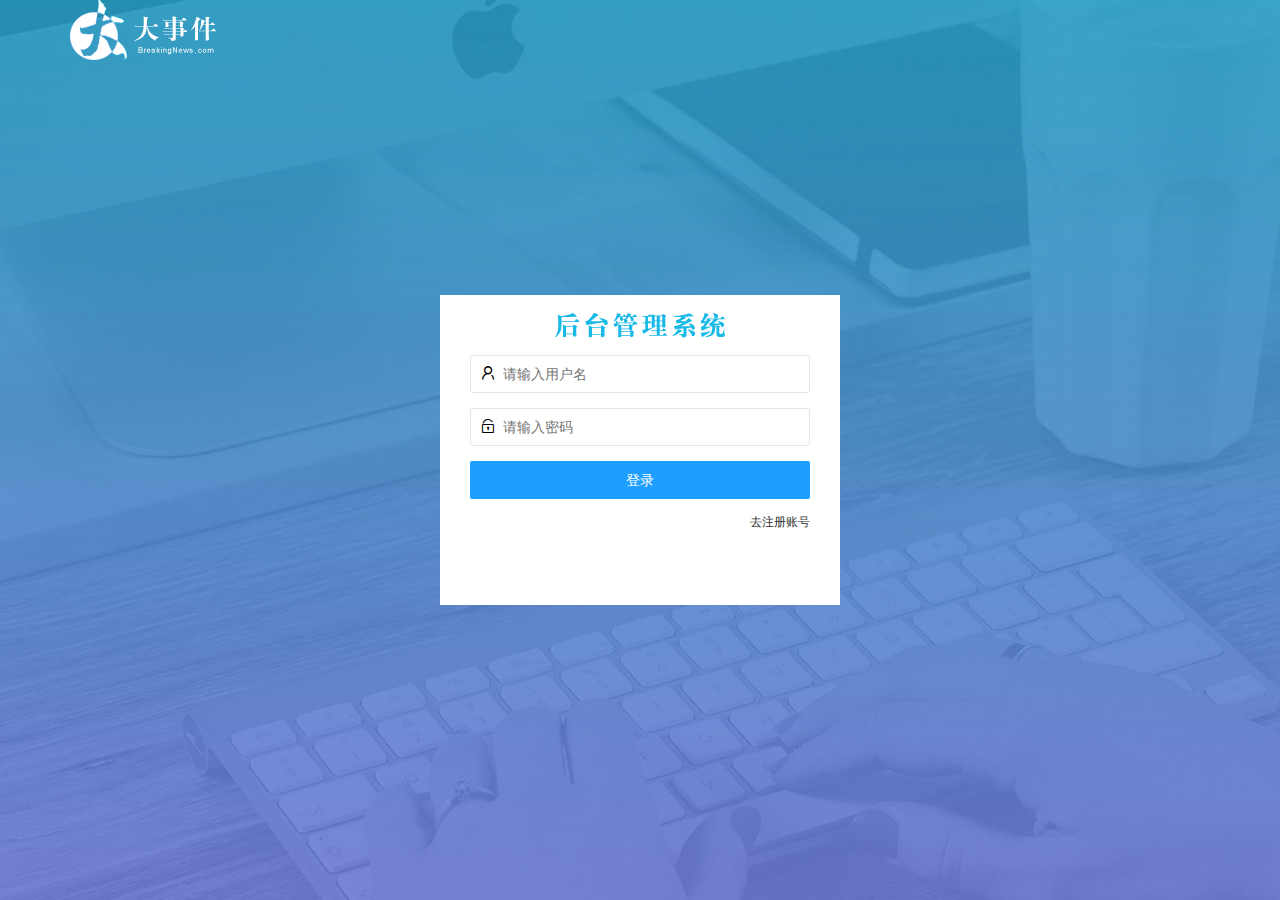
<file: login.html>
<!DOCTYPE html>
<html lang="en">

<head>
    <meta charset="UTF-8" />
    <meta http-equiv="X-UA-Compatible" content="IE=edge" />
    <meta name="viewport" content="width=device-width, initial-scale=1.0" />
    <title>大事件-登录</title>
    <!-- 导入 LayUI 样式 -->
    <link rel="stylesheet" href="/assets/lib/layui/css/layui.css" />
    <!-- 导入自定义样式 -->
    <link rel="stylesheet" href="/assets/css/login.css" />
</head>

<body>
    <!-- 头部 logo 区域 -->
    <div class="layui-main">
        <img src="/assets/images/logo.png" alt="" />
    </div>

    <!-- 登录注册区域 -->
    <!-- 登录注册区域 -->
    <div class="loginAndRegBox">
        <!-- 登录标题 -->
        <div class="title-box"></div>
        <!-- 登录 -->
        <div class="login-box">
            <form class="layui-form" id="form_login">

                <!-- 用户名 -->
                <div class="layui-form-item">
                    <i class="layui-icon layui-icon-username"></i>
                    <input type="text" name="username" required lay-verify="required" placeholder="请输入用户名"
                        autocomplete="off" class="layui-input" />
                </div>

                <!-- 密码 -->
                <div class="layui-form-item">
                    <i class="layui-icon layui-icon-password"></i>
                    <input type="password" name="password" required lay-verify="required | password" placeholder="请输入密码"
                        autocomplete="off" class="layui-input" />
                </div>

                <!-- 登录按钮 -->
                <div class="layui-form-item">
                    <!-- 注意：表单提交按钮和普通按钮的区别，就是 lay-submit 属性 -->
                    <button class="layui-btn layui-btn-normal layui-btn-fluid" lay-submit>
                        登录
                    </button>
                </div>
                <div class="layui-form-item link">
                    <a href="javascript:;" id="link_reg">去注册账号</a>
                </div>
            </form>
        </div>
        <!-- 注册 -->
        <div class="reg-box">
            <form class="layui-form" id="form_reg">
                <!-- 用户名 -->
                <div class="layui-form-item">
                    <i class="layui-icon layui-icon-username"></i>
                    <input type="text" name="username" required lay-verify="required" placeholder="请输入用户名"
                        autocomplete="off" class="layui-input" />
                </div>

                <!-- 密码 -->
                <div class="layui-form-item">
                    <i class="layui-icon layui-icon-password"></i>
                    <input type="password" name="password" required lay-verify="required | password" placeholder="请输入密码"
                        autocomplete="off" class="layui-input" />
                </div>

                <!-- 确认密码 -->
                <div class="layui-form-item">
                    <i class="layui-icon layui-icon-password"></i>
                    <input type="password" name="repassword" required lay-verify="required | password |repwd"
                        placeholder="再次确认密码" autocomplete="off" class="layui-input" />
                </div>

                <!-- 注册按钮 -->
                <div class="layui-form-item">
                    <!-- 注意：表单提交按钮和普通按钮的区别，就是 lay-submit 属性 -->
                    <button class="layui-btn layui-btn-normal layui-btn-fluid" lay-submit>
                        注册
                    </button>
                </div>
                <div class="layui-form-item link">
                    <a href="javascript:;" id="link_login">去登录</a>
                </div>
            </form>
        </div>
    </div>

    <script src="/assets/lib/layui/layui.all.js"></script>
    <script src="/assets/lib/jquery.js"></script>
    <script src="/assets/js/baseAPI.js"></script>
    <script src="/assets/js/login.js"></script>
</body>

</html>
</file>
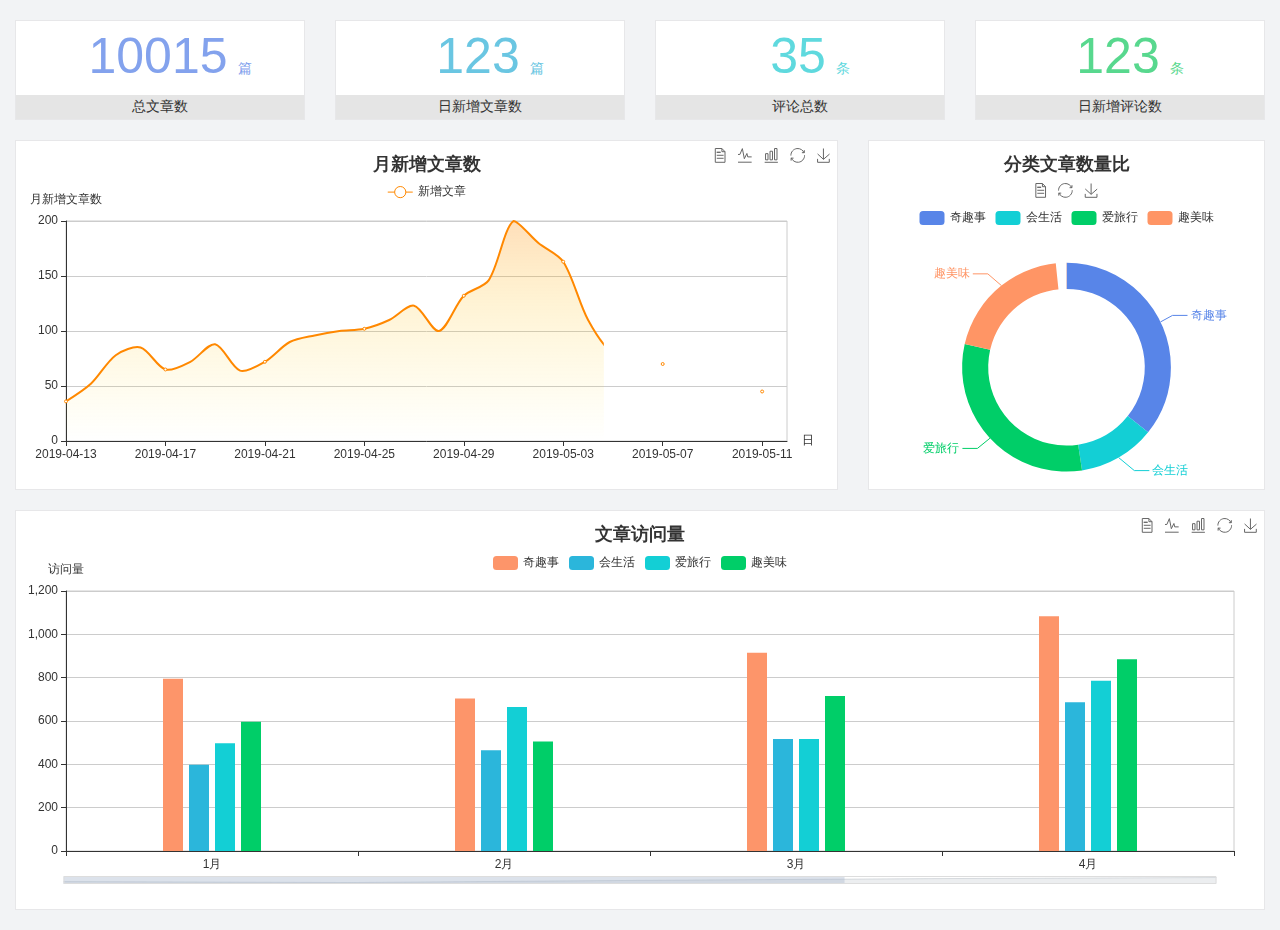
<file: home/dashboard.html>
<!DOCTYPE html>
<html lang="en">

<head>
  <meta charset="UTF-8">
  <meta name="viewport" content="width=device-width, initial-scale=1.0">
  <meta http-equiv="X-UA-Compatible" content="ie=edge">
  <title>图表统计</title>
  <link rel="stylesheet" href="../../assets/lib/bootstrap.css" />
  <link rel="stylesheet" href="../../assets/lib/main.css" />
  <script src="../../assets/lib/jquery.js"></script>
  <script type="text/javascript" src="../../assets/lib/echarts.min.js"></script>
</head>

<body>
  <div class="container-fluid">
    <div class="row spannel_list">
      <div class="col-sm-3 col-xs-6">
        <div class="spannel">
          <em>10015</em><span>篇</span>
          <b>总文章数</b>
        </div>
      </div>
      <div class="col-sm-3 col-xs-6">
        <div class="spannel scolor01">
          <em>123</em><span>篇</span>
          <b>日新增文章数</b>
        </div>
      </div>
      <div class="col-sm-3 col-xs-6">
        <div class="spannel scolor02">
          <em>35</em><span>条</span>
          <b>评论总数</b>
        </div>
      </div>
      <div class="col-sm-3 col-xs-6">
        <div class="spannel scolor03">
          <em>123</em><span>条</span>
          <b>日新增评论数</b>
        </div>
      </div>
    </div>
  </div>

  <div class="container-fluid">
    <div class="row curve-pie">
      <div class="col-lg-8 col-md-8">
        <div class="gragh_pannel" id="curve_show"></div>
      </div>
      <div class="col-lg-4 col-md-4">
        <div class="gragh_pannel" id="pie_show"></div>
      </div>
    </div>
  </div>

  <div class="container-fluid">
    <div class="column_pannel" id="column_show"></div>
  </div>

  <script>
    var oChart = echarts.init(document.getElementById('curve_show'));
    var aList_all = [
      { 'count': 36, 'date': '2019-04-13' },
      { 'count': 52, 'date': '2019-04-14' },
      { 'count': 78, 'date': '2019-04-15' },
      { 'count': 85, 'date': '2019-04-16' },
      { 'count': 65, 'date': '2019-04-17' },
      { 'count': 72, 'date': '2019-04-18' },
      { 'count': 88, 'date': '2019-04-19' },
      { 'count': 64, 'date': '2019-04-20' },
      { 'count': 72, 'date': '2019-04-21' },
      { 'count': 90, 'date': '2019-04-22' },
      { 'count': 96, 'date': '2019-04-23' },
      { 'count': 100, 'date': '2019-04-24' },
      { 'count': 102, 'date': '2019-04-25' },
      { 'count': 110, 'date': '2019-04-26' },
      { 'count': 123, 'date': '2019-04-27' },
      { 'count': 100, 'date': '2019-04-28' },
      { 'count': 132, 'date': '2019-04-29' },
      { 'count': 146, 'date': '2019-04-30' },
      { 'count': 200, 'date': '2019-05-01' },
      { 'count': 180, 'date': '2019-05-02' },
      { 'count': 163, 'date': '2019-05-03' },
      { 'count': 110, 'date': '2019-05-04' },
      { 'count': 80, 'date': '2019-05-05' },
      { 'count': 82, 'date': '2019-05-06' },
      { 'count': 70, 'date': '2019-05-07' },
      { 'count': 65, 'date': '2019-05-08' },
      { 'count': 54, 'date': '2019-05-09' },
      { 'count': 40, 'date': '2019-05-10' },
      { 'count': 45, 'date': '2019-05-11' },
      { 'count': 38, 'date': '2019-05-12' },
    ];

    let aCount = [];
    let aDate = [];

    for (var i = 0; i < aList_all.length; i++) {
      aCount.push(aList_all[i].count);
      aDate.push(aList_all[i].date);
    }

    var chartopt = {
      title: {
        text: '月新增文章数',
        left: 'center',
        top: '10'
      },
      tooltip: {
        trigger: 'axis'
      },
      legend: {
        data: ['新增文章'],
        top: '40'
      },
      toolbox: {
        show: true,
        feature: {
          mark: { show: true },
          dataView: { show: true, readOnly: false },
          magicType: { show: true, type: ['line', 'bar'] },
          restore: { show: true },
          saveAsImage: { show: true }
        }
      },
      calculable: true,
      xAxis: [
        {
          name: '日',
          type: 'category',
          boundaryGap: false,
          data: aDate
        }
      ],
      yAxis: [
        {
          name: '月新增文章数',
          type: 'value'
        }
      ],
      series: [
        {
          name: '新增文章',
          type: 'line',
          smooth: true,
          itemStyle: { normal: { areaStyle: { type: 'default' }, color: '#f80' }, lineStyle: { color: '#f80' } },
          data: aCount
        }],
      areaStyle: {
        normal: {
          color: new echarts.graphic.LinearGradient(0, 0, 0, 1, [{
            offset: 0,
            color: 'rgba(255,136,0,0.39)'
          }, {
            offset: .34,
            color: 'rgba(255,180,0,0.25)'
          }, {
            offset: 1,
            color: 'rgba(255,222,0,0.00)'
          }])

        }
      },
      grid: {
        show: true,
        x: 50,
        x2: 50,
        y: 80,
        height: 220
      }
    };

    oChart.setOption(chartopt);


    var oPie = echarts.init(document.getElementById('pie_show'));
    var oPieopt =
    {
      title: {
        top: 10,
        text: '分类文章数量比',
        x: 'center'
      },
      tooltip: {
        trigger: 'item',
        formatter: "{a} <br/>{b} : {c} ({d}%)"
      },
      color: ['#5885e8', '#13cfd5', '#00ce68', '#ff9565'],
      legend: {
        x: 'center',
        top: 65,
        data: ['奇趣事', '会生活', '爱旅行', '趣美味']
      },
      toolbox: {
        show: true,
        x: 'center',
        top: 35,
        feature: {
          mark: { show: true },
          dataView: { show: true, readOnly: false },
          magicType: {
            show: true,
            type: ['pie', 'funnel'],
            option: {
              funnel: {
                x: '25%',
                width: '50%',
                funnelAlign: 'left',
                max: 1548
              }
            }
          },
          restore: { show: true },
          saveAsImage: { show: true }
        }
      },
      calculable: true,
      series: [
        {
          name: '访问来源',
          type: 'pie',
          radius: ['45%', '60%'],
          center: ['50%', '65%'],
          data: [
            { value: 300, name: '奇趣事' },
            { value: 100, name: '会生活' },
            { value: 260, name: '爱旅行' },
            { value: 180, name: '趣美味' }
          ]
        }
      ]
    };
    oPie.setOption(oPieopt);



    var oColumn = this.echarts.init(document.getElementById('column_show'));
    var oColumnopt =
    {
      title: {
        text: '文章访问量',
        left: 'center',
        top: '10'
      },
      tooltip: {
        trigger: 'axis'
      },
      legend: {
        data: ['奇趣事', '会生活', '爱旅行', '趣美味'],
        top: '40'
      },
      toolbox: {
        show: true,
        feature: {
          mark: { show: true },
          dataView: { show: true, readOnly: false },
          magicType: { show: true, type: ['line', 'bar'] },
          restore: { show: true },
          saveAsImage: { show: true }
        }
      },
      calculable: true,
      xAxis: [
        {
          type: 'category',
          data: ['1月', '2月', '3月', '4月', '5月']
        }
      ],
      yAxis: [
        {
          name: '访问量',
          type: 'value'
        }
      ],
      series: [
        {
          name: '奇趣事',
          type: 'bar',
          barWidth: 20,
          itemStyle: {
            normal: { areaStyle: { type: 'default' }, color: '#fd956a' }
          },
          data: [800, 708, 920, 1090, 1200]
        },
        {
          name: '会生活',
          type: 'bar',
          barWidth: 20,
          itemStyle: {
            normal: { areaStyle: { type: 'default' }, color: '#2bb6db' }
          },
          data: [400, 468, 520, 690, 800]
        },
        {
          name: '爱旅行',
          type: 'bar',
          barWidth: 20,
          itemStyle: {
            normal: { areaStyle: { type: 'default' }, color: '#13cfd5' }
          },
          data: [500, 668, 520, 790, 900]
        },
        {
          name: '趣美味',
          type: 'bar',
          barWidth: 20,
          itemStyle: {
            normal: { areaStyle: { type: 'default' }, color: '#00ce68' }
          },
          data: [600, 508, 720, 890, 1000]
        }
      ],
      grid: {
        show: true,
        x: 50,
        x2: 30,
        y: 80,
        height: 260
      },
      dataZoom: [//给x轴设置滚动条
        {
          start: 0,//默认为0
          end: 100 - 1000 / 31,//默认为100
          type: 'slider',
          show: true,
          xAxisIndex: [0],
          handleSize: 0,//滑动条的 左右2个滑动条的大小
          height: 8,//组件高度
          left: 45, //左边的距离
          right: 50,//右边的距离
          bottom: 26,//右边的距离
          handleColor: '#ddd',//h滑动图标的颜色
          handleStyle: {
            borderColor: "#cacaca",
            borderWidth: "1",
            shadowBlur: 2,
            background: "#ddd",
            shadowColor: "#ddd",
          }
        }]
    };
    oColumn.setOption(oColumnopt);
  </script>
</body>

</html>
</file>
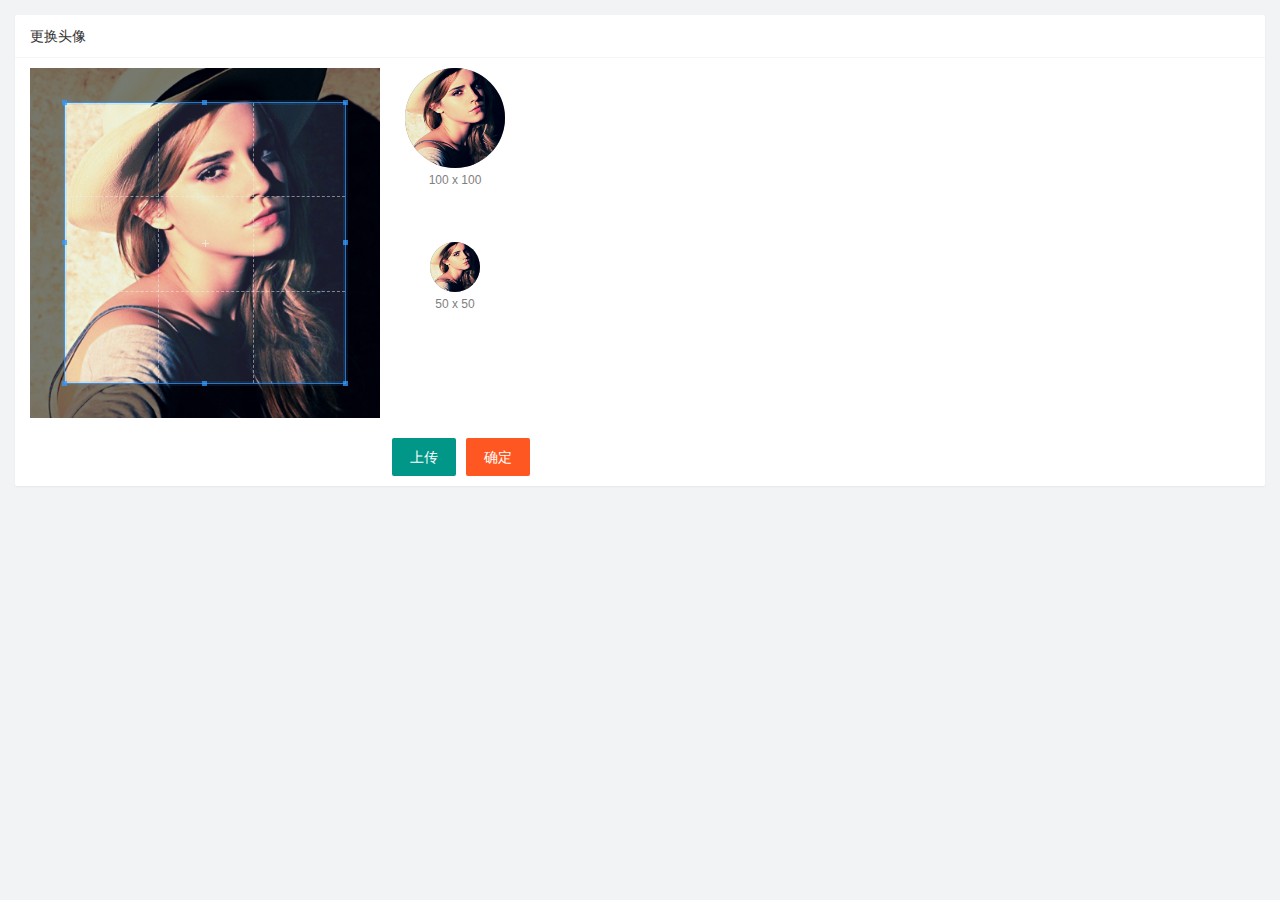
<file: user/user_avatar.html>
<!DOCTYPE html>
<html lang="en">

<head>
    <meta charset="UTF-8" />
    <meta http-equiv="X-UA-Compatible" content="IE=edge" />
    <meta name="viewport" content="width=device-width, initial-scale=1.0" />
    <title>Document</title>
    <link rel="stylesheet" href="/assets/lib/layui/css/layui.css" />
    <link rel="stylesheet" href="/assets/lib/cropper/cropper.css" />
    <link rel="stylesheet" href="/assets/css/user/user_avatar.css" />
</head>

<body>
    <div class="layui-card">
        <div class="layui-card-header">更换头像</div>
        <div class="layui-card-body">
            <!-- 第一行的图片裁剪和预览区域 -->
            <div class="row1">
                <!-- 图片裁剪区域 -->
                <div class="cropper-box">
                    <!-- 这个 img 标签很重要，将来会把它初始化为裁剪区域 -->
                    <img id="image" src="/assets/images/sample.jpg" />
                </div>
                <!-- 图片的预览区域 -->
                <div class="preview-box">
                    <div>
                        <!-- 宽高为 100px 的预览区域 -->
                        <div class="img-preview w100"></div>
                        <p class="size">100 x 100</p>
                    </div>
                    <div>
                        <!-- 宽高为 50px 的预览区域 -->
                        <div class="img-preview w50"></div>
                        <p class="size">50 x 50</p>
                    </div>
                </div>
            </div>
            <!-- 第二行的按钮区域 -->
            <div class="row2">
                <input type="file" id="file" accept="image/png,image/jpeg" />
                <button type="button" class="layui-btn" id="btnChooseImage">上传</button>
                <button type="button" class="layui-btn layui-btn-danger" id="btnUpload">确定</button>
            </div>
        </div>
    </div>
    <script src="/assets/lib/layui/layui.all.js"></script>
    <script src="/assets/lib/jquery.js"></script>
    <script src="/assets/lib/cropper/Cropper.js"></script>
    <script src="/assets/lib/cropper/jquery-cropper.js"></script>
    <script src="/assets/js/baseAPI.js"></script>
    <script src="/assets/js/user/user_avatar.js"></script>
</body>

</html>
</file>
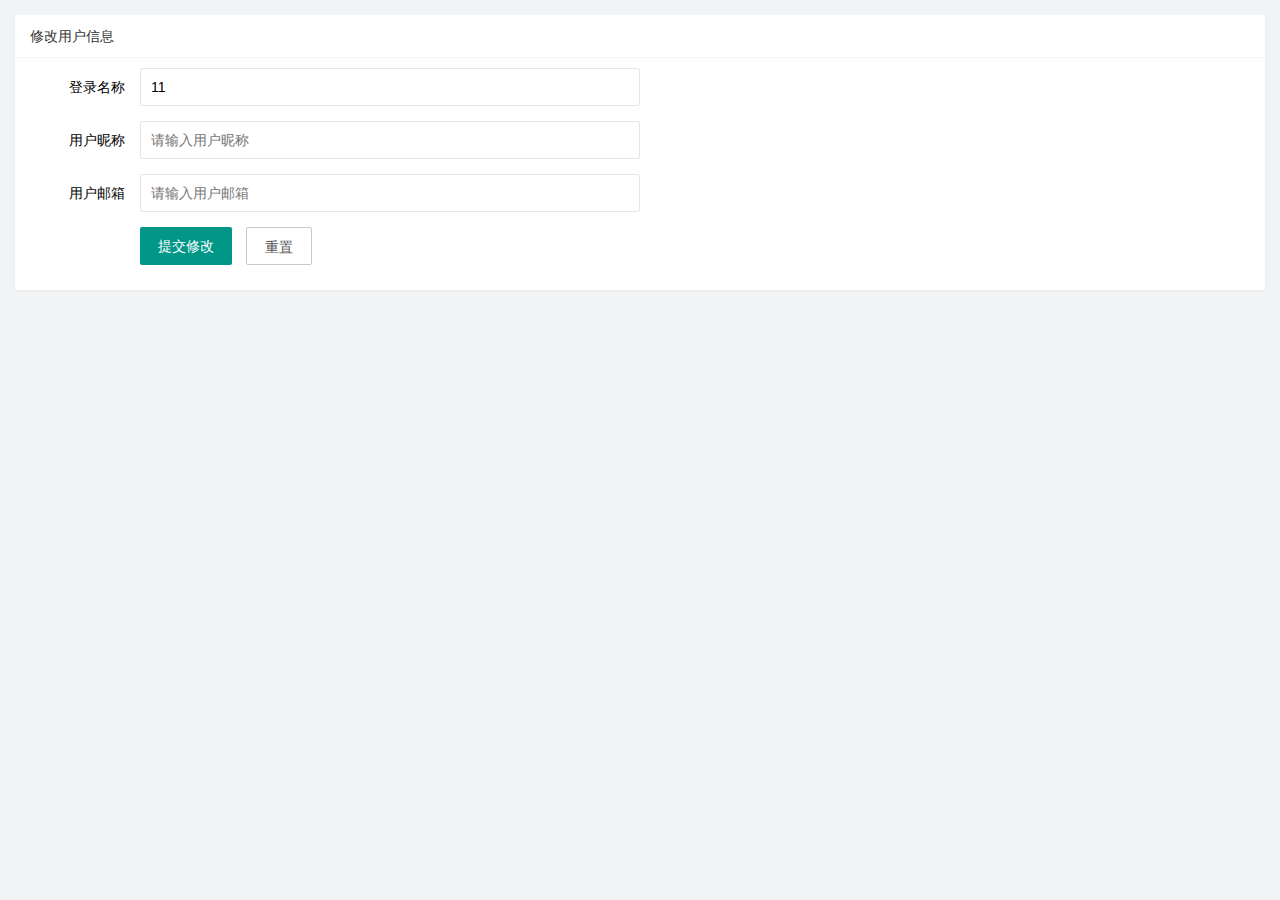
<file: user/user_info.html>
<!DOCTYPE html>
<html lang="en">

<head>
    <meta charset="UTF-8" />
    <meta http-equiv="X-UA-Compatible" content="IE=edge" />
    <meta name="viewport" content="width=device-width, initial-scale=1.0" />
    <title>Document</title>
    <link rel="stylesheet" href="/assets/lib/layui/css/layui.css">
    <link rel="stylesheet" href="/assets/css/user/user_info.css" />
</head>

<body>
    <div class="layui-card">
        <div class="layui-card-header">修改用户信息</div>
        <div class="layui-card-body">
            <!-- form 表单 -->
            <form class="layui-form" action="" lay-filter="formUserInfo">
                <!-- 隐藏域 -->
                <input type="hidden" name="id">
                <div class="layui-form-item">
                    <label class="layui-form-label">登录名称</label>
                    <div class="layui-input-block">
                        <input type="text" name="username" required readonly lay-verify="required" placeholder="请输入登录名称"
                            autocomplete="off" class="layui-input" value="11" />
                    </div>
                </div>
                <div class="layui-form-item">
                    <label class="layui-form-label">用户昵称</label>
                    <div class="layui-input-block">
                        <input type="text" name="nickname" required lay-verify="required|nickname" placeholder="请输入用户昵称"
                            autocomplete="off" class="layui-input" />
                    </div>
                </div>
                <div class="layui-form-item">
                    <label class="layui-form-label">用户邮箱</label>
                    <div class="layui-input-block">
                        <input type="text" name="email" required lay-verify="required|email" placeholder="请输入用户邮箱"
                            autocomplete="off" class="layui-input" />
                    </div>
                </div>
                <div class="layui-form-item">
                    <div class="layui-input-block">
                        <button class="layui-btn" lay-submit lay-filter="formDemo">提交修改</button>
                        <button type="reset" class="layui-btn layui-btn-primary" id='btnReset'>重置</button>
                    </div>
                </div>
            </form>
        </div>
    </div>
    <script src="/assets/lib/layui/layui.all.js"></script>
    <script src="/assets/lib/jquery.js"></script>
    <script src="/assets/js/baseAPI.js"></script>
    <script src="/assets/js/user/user_info.js"></script>
</body>

</html>
</file>
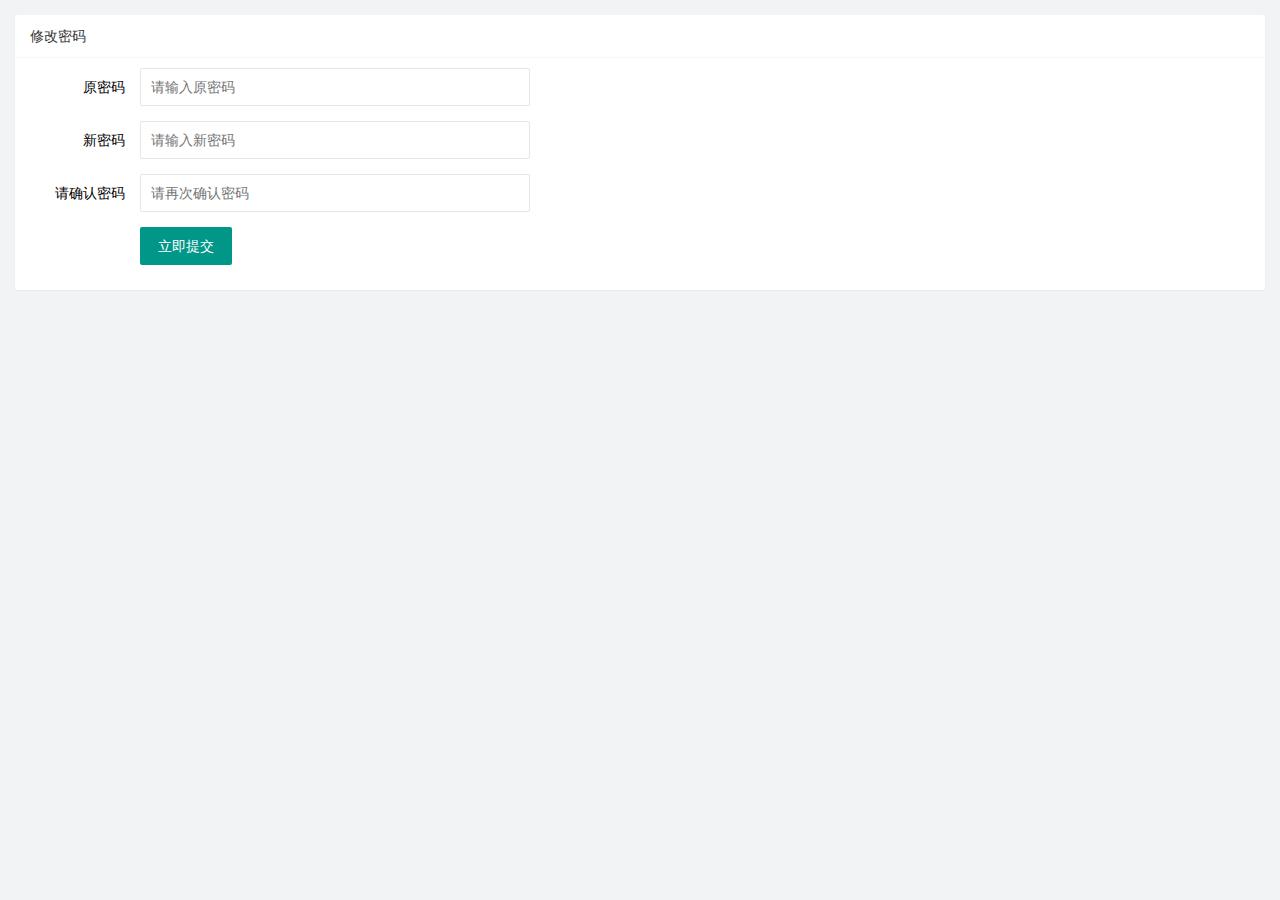
<file: user/user_pwd.html>
<!DOCTYPE html>
<html lang="en">

<head>
    <meta charset="UTF-8" />
    <meta http-equiv="X-UA-Compatible" content="IE=edge" />
    <meta name="viewport" content="width=device-width, initial-scale=1.0" />
    <title>Document</title>
    <link rel="stylesheet" href="/assets/lib/layui/css/layui.css" />
    <link rel="stylesheet" href="/assets/css/user/user_pwd.css" />
</head>

<body>
    <div class="layui-card">
        <div class="layui-card-header">修改密码</div>
        <div class="layui-card-body">
            <form class="layui-form" action="">
                <div class="layui-form-item">
                    <label class="layui-form-label">原密码</label>
                    <div class="layui-input-block">
                        <input type="password" name="oldPwd" required lay-verify="required|pwd" placeholder="请输入原密码"
                            autocomplete="off" class="layui-input" />
                    </div>
                </div>
                <div class="layui-form-item">
                    <label class="layui-form-label">新密码</label>
                    <div class="layui-input-block">
                        <input type="password" name="newPwd" required lay-verify="required|pwd|samePwd" placeholder="请输入新密码"
                            autocomplete="off" class="layui-input" />
                    </div>
                </div>
                <div class="layui-form-item">
                    <label class="layui-form-label">请确认密码</label>
                    <div class="layui-input-block">
                        <input type="password" name="rePwd" required lay-verify="required|pwd|rePwd" placeholder="请再次确认密码"
                            autocomplete="off" class="layui-input" />
                    </div>
                </div>
                <div class="layui-form-item">
                    <div class="layui-input-block">
                        <button class="layui-btn" lay-submit lay-filter="formDemo">
                            立即提交
                        </button>
                        <!-- <button type="reset" class="layui-btn layui-btn-primary">
                            重置
                        </button> -->
                    </div>
                </div>
            </form>
        </div>
    </div>
    <!-- 导入 layui 的 js -->
    <script src="/assets/lib/layui/layui.all.js"></script>
    <!-- 导入 jQuery -->
    <script src="/assets/lib/jquery.js"></script>
    <!-- 导入 baseAPI -->
    <script src="/assets/js/baseAPI.js"></script>
    <!-- 导入自己的 js -->
    <script src="/assets/js/user/user_pwd.js"></script>
</body>

</html>
</file>
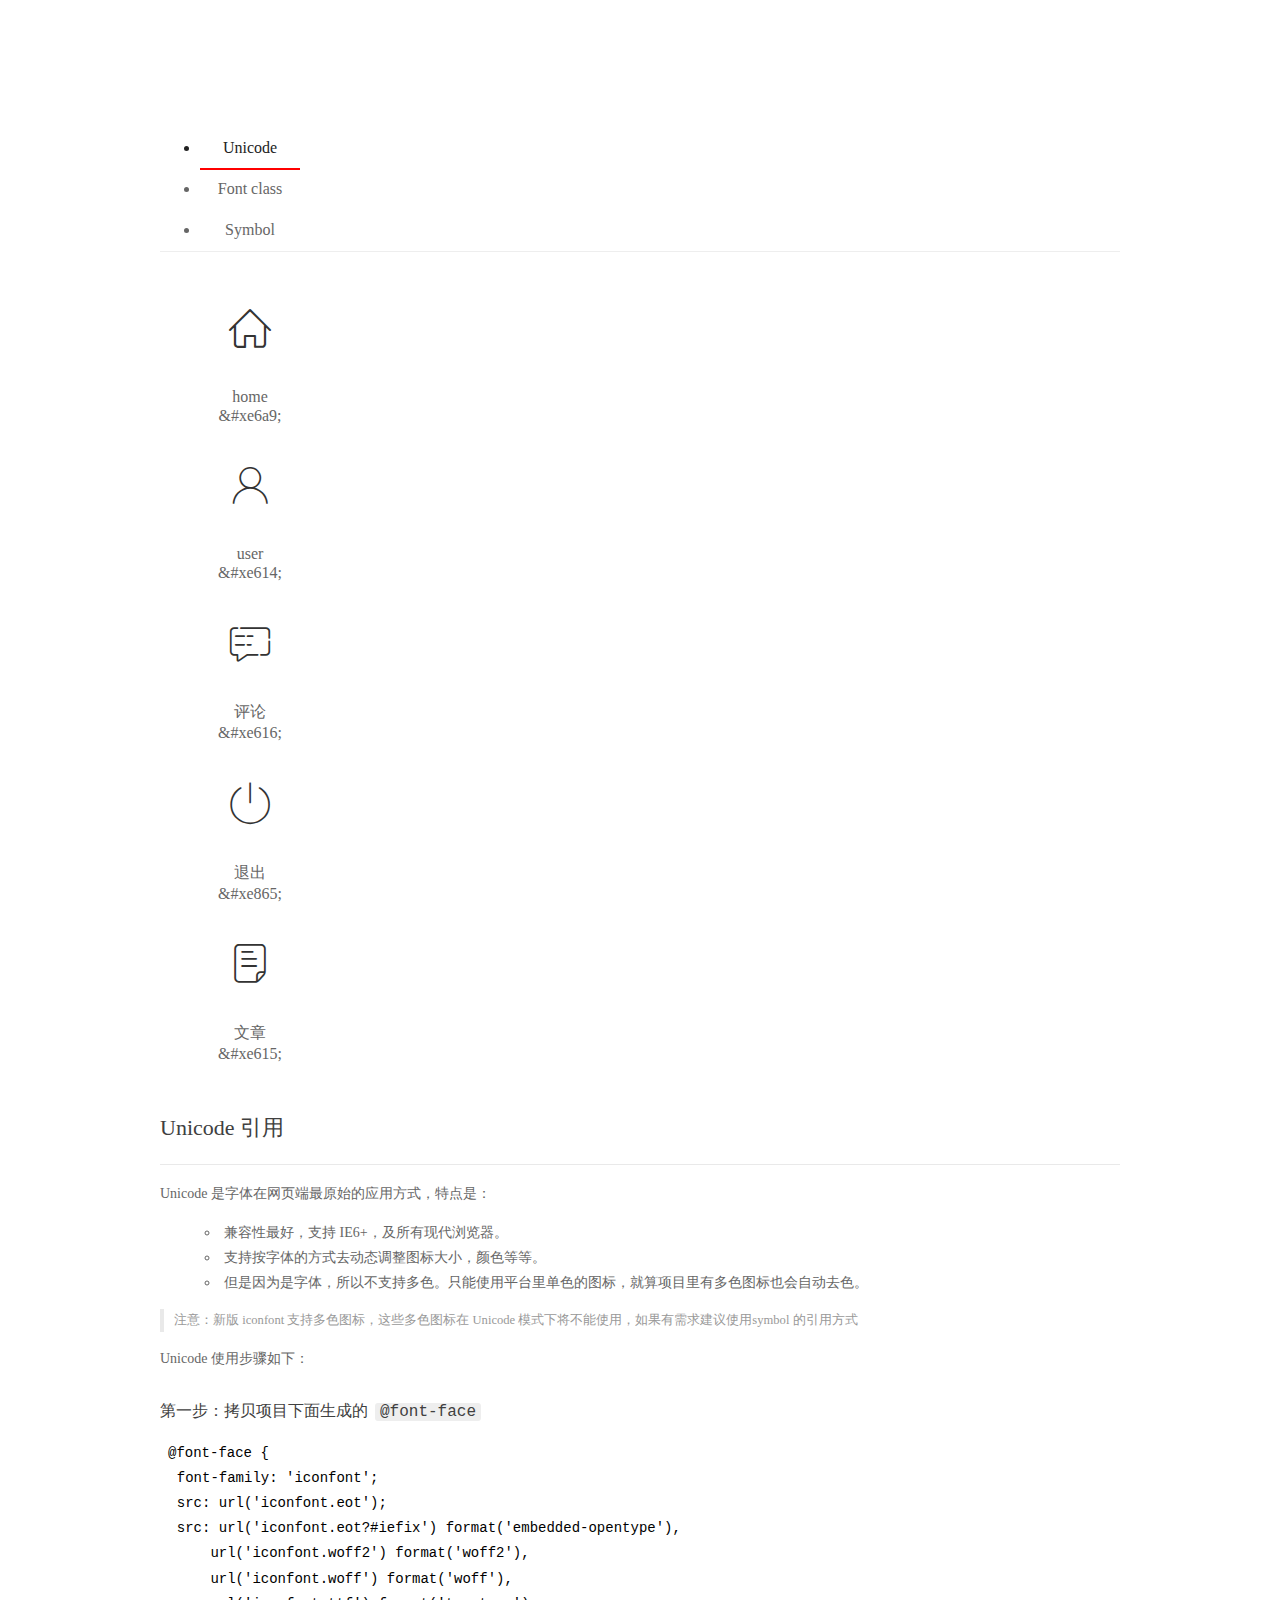
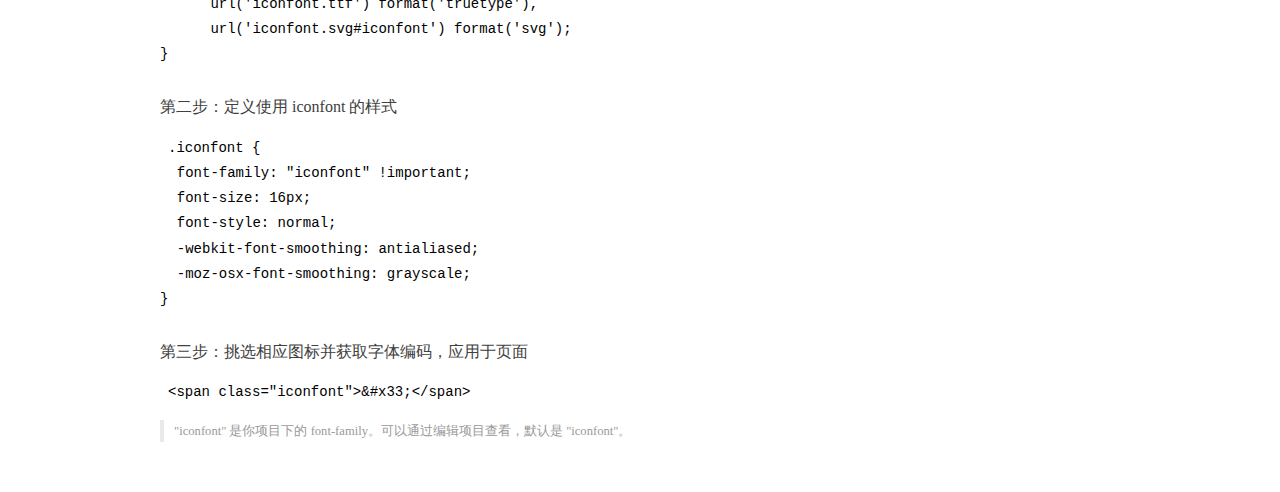
<file: assets/fonts/demo_index.html>
<!DOCTYPE html>
<html>
<head>
  <meta charset="utf-8"/>
  <title>IconFont Demo</title>
  <link rel="shortcut icon" href="https://gtms04.alicdn.com/tps/i4/TB1_oz6GVXXXXaFXpXXJDFnIXXX-64-64.ico" type="image/x-icon"/>
  <link rel="stylesheet" href="https://g.alicdn.com/thx/cube/1.3.2/cube.min.css">
  <link rel="stylesheet" href="demo.css">
  <link rel="stylesheet" href="iconfont.css">
  <script src="iconfont.js"></script>
  <!-- jQuery -->
  <script src="https://a1.alicdn.com/oss/uploads/2018/12/26/7bfddb60-08e8-11e9-9b04-53e73bb6408b.js"></script>
  <!-- 代码高亮 -->
  <script src="https://a1.alicdn.com/oss/uploads/2018/12/26/a3f714d0-08e6-11e9-8a15-ebf944d7534c.js"></script>
</head>
<body>
  <div class="main">
    <h1 class="logo"><a href="https://www.iconfont.cn/" title="iconfont 首页" target="_blank">&#xe86b;</a></h1>
    <div class="nav-tabs">
      <ul id="tabs" class="dib-box">
        <li class="dib active"><span>Unicode</span></li>
        <li class="dib"><span>Font class</span></li>
        <li class="dib"><span>Symbol</span></li>
      </ul>
      
    </div>
    <div class="tab-container">
      <div class="content unicode" style="display: block;">
          <ul class="icon_lists dib-box">
          
            <li class="dib">
              <span class="icon iconfont">&#xe6a9;</span>
                <div class="name">home</div>
                <div class="code-name">&amp;#xe6a9;</div>
              </li>
          
            <li class="dib">
              <span class="icon iconfont">&#xe614;</span>
                <div class="name">user</div>
                <div class="code-name">&amp;#xe614;</div>
              </li>
          
            <li class="dib">
              <span class="icon iconfont">&#xe616;</span>
                <div class="name">评论</div>
                <div class="code-name">&amp;#xe616;</div>
              </li>
          
            <li class="dib">
              <span class="icon iconfont">&#xe865;</span>
                <div class="name">退出</div>
                <div class="code-name">&amp;#xe865;</div>
              </li>
          
            <li class="dib">
              <span class="icon iconfont">&#xe615;</span>
                <div class="name">文章</div>
                <div class="code-name">&amp;#xe615;</div>
              </li>
          
          </ul>
          <div class="article markdown">
          <h2 id="unicode-">Unicode 引用</h2>
          <hr>

          <p>Unicode 是字体在网页端最原始的应用方式，特点是：</p>
          <ul>
            <li>兼容性最好，支持 IE6+，及所有现代浏览器。</li>
            <li>支持按字体的方式去动态调整图标大小，颜色等等。</li>
            <li>但是因为是字体，所以不支持多色。只能使用平台里单色的图标，就算项目里有多色图标也会自动去色。</li>
          </ul>
          <blockquote>
            <p>注意：新版 iconfont 支持多色图标，这些多色图标在 Unicode 模式下将不能使用，如果有需求建议使用symbol 的引用方式</p>
          </blockquote>
          <p>Unicode 使用步骤如下：</p>
          <h3 id="-font-face">第一步：拷贝项目下面生成的 <code>@font-face</code></h3>
<pre><code class="language-css"
>@font-face {
  font-family: 'iconfont';
  src: url('iconfont.eot');
  src: url('iconfont.eot?#iefix') format('embedded-opentype'),
      url('iconfont.woff2') format('woff2'),
      url('iconfont.woff') format('woff'),
      url('iconfont.ttf') format('truetype'),
      url('iconfont.svg#iconfont') format('svg');
}
</code></pre>
          <h3 id="-iconfont-">第二步：定义使用 iconfont 的样式</h3>
<pre><code class="language-css"
>.iconfont {
  font-family: "iconfont" !important;
  font-size: 16px;
  font-style: normal;
  -webkit-font-smoothing: antialiased;
  -moz-osx-font-smoothing: grayscale;
}
</code></pre>
          <h3 id="-">第三步：挑选相应图标并获取字体编码，应用于页面</h3>
<pre>
<code class="language-html"
>&lt;span class="iconfont"&gt;&amp;#x33;&lt;/span&gt;
</code></pre>
          <blockquote>
            <p>"iconfont" 是你项目下的 font-family。可以通过编辑项目查看，默认是 "iconfont"。</p>
          </blockquote>
          </div>
      </div>
      <div class="content font-class">
        <ul class="icon_lists dib-box">
          
          <li class="dib">
            <span class="icon iconfont icon-home"></span>
            <div class="name">
              home
            </div>
            <div class="code-name">.icon-home
            </div>
          </li>
          
          <li class="dib">
            <span class="icon iconfont icon-user"></span>
            <div class="name">
              user
            </div>
            <div class="code-name">.icon-user
            </div>
          </li>
          
          <li class="dib">
            <span class="icon iconfont icon-pinglun"></span>
            <div class="name">
              评论
            </div>
            <div class="code-name">.icon-pinglun
            </div>
          </li>
          
          <li class="dib">
            <span class="icon iconfont icon-tuichu"></span>
            <div class="name">
              退出
            </div>
            <div class="code-name">.icon-tuichu
            </div>
          </li>
          
          <li class="dib">
            <span class="icon iconfont icon-16"></span>
            <div class="name">
              文章
            </div>
            <div class="code-name">.icon-16
            </div>
          </li>
          
        </ul>
        <div class="article markdown">
        <h2 id="font-class-">font-class 引用</h2>
        <hr>

        <p>font-class 是 Unicode 使用方式的一种变种，主要是解决 Unicode 书写不直观，语意不明确的问题。</p>
        <p>与 Unicode 使用方式相比，具有如下特点：</p>
        <ul>
          <li>兼容性良好，支持 IE8+，及所有现代浏览器。</li>
          <li>相比于 Unicode 语意明确，书写更直观。可以很容易分辨这个 icon 是什么。</li>
          <li>因为使用 class 来定义图标，所以当要替换图标时，只需要修改 class 里面的 Unicode 引用。</li>
          <li>不过因为本质上还是使用的字体，所以多色图标还是不支持的。</li>
        </ul>
        <p>使用步骤如下：</p>
        <h3 id="-fontclass-">第一步：引入项目下面生成的 fontclass 代码：</h3>
<pre><code class="language-html">&lt;link rel="stylesheet" href="./iconfont.css"&gt;
</code></pre>
        <h3 id="-">第二步：挑选相应图标并获取类名，应用于页面：</h3>
<pre><code class="language-html">&lt;span class="iconfont icon-xxx"&gt;&lt;/span&gt;
</code></pre>
        <blockquote>
          <p>"
            iconfont" 是你项目下的 font-family。可以通过编辑项目查看，默认是 "iconfont"。</p>
        </blockquote>
      </div>
      </div>
      <div class="content symbol">
          <ul class="icon_lists dib-box">
          
            <li class="dib">
                <svg class="icon svg-icon" aria-hidden="true">
                  <use xlink:href="#icon-home"></use>
                </svg>
                <div class="name">home</div>
                <div class="code-name">#icon-home</div>
            </li>
          
            <li class="dib">
                <svg class="icon svg-icon" aria-hidden="true">
                  <use xlink:href="#icon-user"></use>
                </svg>
                <div class="name">user</div>
                <div class="code-name">#icon-user</div>
            </li>
          
            <li class="dib">
                <svg class="icon svg-icon" aria-hidden="true">
                  <use xlink:href="#icon-pinglun"></use>
                </svg>
                <div class="name">评论</div>
                <div class="code-name">#icon-pinglun</div>
            </li>
          
            <li class="dib">
                <svg class="icon svg-icon" aria-hidden="true">
                  <use xlink:href="#icon-tuichu"></use>
                </svg>
                <div class="name">退出</div>
                <div class="code-name">#icon-tuichu</div>
            </li>
          
            <li class="dib">
                <svg class="icon svg-icon" aria-hidden="true">
                  <use xlink:href="#icon-16"></use>
                </svg>
                <div class="name">文章</div>
                <div class="code-name">#icon-16</div>
            </li>
          
          </ul>
          <div class="article markdown">
          <h2 id="symbol-">Symbol 引用</h2>
          <hr>

          <p>这是一种全新的使用方式，应该说这才是未来的主流，也是平台目前推荐的用法。相关介绍可以参考这篇<a href="">文章</a>
            这种用法其实是做了一个 SVG 的集合，与另外两种相比具有如下特点：</p>
          <ul>
            <li>支持多色图标了，不再受单色限制。</li>
            <li>通过一些技巧，支持像字体那样，通过 <code>font-size</code>, <code>color</code> 来调整样式。</li>
            <li>兼容性较差，支持 IE9+，及现代浏览器。</li>
            <li>浏览器渲染 SVG 的性能一般，还不如 png。</li>
          </ul>
          <p>使用步骤如下：</p>
          <h3 id="-symbol-">第一步：引入项目下面生成的 symbol 代码：</h3>
<pre><code class="language-html">&lt;script src="./iconfont.js"&gt;&lt;/script&gt;
</code></pre>
          <h3 id="-css-">第二步：加入通用 CSS 代码（引入一次就行）：</h3>
<pre><code class="language-html">&lt;style&gt;
.icon {
  width: 1em;
  height: 1em;
  vertical-align: -0.15em;
  fill: currentColor;
  overflow: hidden;
}
&lt;/style&gt;
</code></pre>
          <h3 id="-">第三步：挑选相应图标并获取类名，应用于页面：</h3>
<pre><code class="language-html">&lt;svg class="icon" aria-hidden="true"&gt;
  &lt;use xlink:href="#icon-xxx"&gt;&lt;/use&gt;
&lt;/svg&gt;
</code></pre>
          </div>
      </div>

    </div>
  </div>
  <script>
  $(document).ready(function () {
      $('.tab-container .content:first').show()

      $('#tabs li').click(function (e) {
        var tabContent = $('.tab-container .content')
        var index = $(this).index()

        if ($(this).hasClass('active')) {
          return
        } else {
          $('#tabs li').removeClass('active')
          $(this).addClass('active')

          tabContent.hide().eq(index).fadeIn()
        }
      })
    })
  </script>
</body>
</html>
</file>
<file: assets/lib/layui/css/layui.css>
/** layui-v2.5.5 MIT License By https://www.layui.com */
 .layui-inline,img{display:inline-block;vertical-align:middle}h1,h2,h3,h4,h5,h6{font-weight:400}.layui-edge,.layui-header,.layui-inline,.layui-main{position:relative}.layui-body,.layui-edge,.layui-elip{overflow:hidden}.layui-btn,.layui-edge,.layui-inline,img{vertical-align:middle}.layui-btn,.layui-disabled,.layui-icon,.layui-unselect{-moz-user-select:none;-webkit-user-select:none;-ms-user-select:none}.layui-elip,.layui-form-checkbox span,.layui-form-pane .layui-form-label{text-overflow:ellipsis;white-space:nowrap}.layui-breadcrumb,.layui-tree-btnGroup{visibility:hidden}blockquote,body,button,dd,div,dl,dt,form,h1,h2,h3,h4,h5,h6,input,li,ol,p,pre,td,textarea,th,ul{margin:0;padding:0;-webkit-tap-highlight-color:rgba(0,0,0,0)}a:active,a:hover{outline:0}img{border:none}li{list-style:none}table{border-collapse:collapse;border-spacing:0}h4,h5,h6{font-size:100%}button,input,optgroup,option,select,textarea{font-family:inherit;font-size:inherit;font-style:inherit;font-weight:inherit;outline:0}pre{white-space:pre-wrap;white-space:-moz-pre-wrap;white-space:-pre-wrap;white-space:-o-pre-wrap;word-wrap:break-word}body{line-height:24px;font:14px Helvetica Neue,Helvetica,PingFang SC,Tahoma,Arial,sans-serif}hr{height:1px;margin:10px 0;border:0;clear:both}a{color:#333;text-decoration:none}a:hover{color:#777}a cite{font-style:normal;*cursor:pointer}.layui-border-box,.layui-border-box *{box-sizing:border-box}.layui-box,.layui-box *{box-sizing:content-box}.layui-clear{clear:both;*zoom:1}.layui-clear:after{content:'\20';clear:both;*zoom:1;display:block;height:0}.layui-inline{*display:inline;*zoom:1}.layui-edge{display:inline-block;width:0;height:0;border-width:6px;border-style:dashed;border-color:transparent}.layui-edge-top{top:-4px;border-bottom-color:#999;border-bottom-style:solid}.layui-edge-right{border-left-color:#999;border-left-style:solid}.layui-edge-bottom{top:2px;border-top-color:#999;border-top-style:solid}.layui-edge-left{border-right-color:#999;border-right-style:solid}.layui-disabled,.layui-disabled:hover{color:#d2d2d2!important;cursor:not-allowed!important}.layui-circle{border-radius:100%}.layui-show{display:block!important}.layui-hide{display:none!important}@font-face{font-family:layui-icon;src:url(../font/iconfont.eot?v=250);src:url(../font/iconfont.eot?v=250#iefix) format('embedded-opentype'),url(../font/iconfont.woff2?v=250) format('woff2'),url(../font/iconfont.woff?v=250) format('woff'),url(../font/iconfont.ttf?v=250) format('truetype'),url(../font/iconfont.svg?v=250#layui-icon) format('svg')}.layui-icon{font-family:layui-icon!important;font-size:16px;font-style:normal;-webkit-font-smoothing:antialiased;-moz-osx-font-smoothing:grayscale}.layui-icon-reply-fill:before{content:"\e611"}.layui-icon-set-fill:before{content:"\e614"}.layui-icon-menu-fill:before{content:"\e60f"}.layui-icon-search:before{content:"\e615"}.layui-icon-share:before{content:"\e641"}.layui-icon-set-sm:before{content:"\e620"}.layui-icon-engine:before{content:"\e628"}.layui-icon-close:before{content:"\1006"}.layui-icon-close-fill:before{content:"\1007"}.layui-icon-chart-screen:before{content:"\e629"}.layui-icon-star:before{content:"\e600"}.layui-icon-circle-dot:before{content:"\e617"}.layui-icon-chat:before{content:"\e606"}.layui-icon-release:before{content:"\e609"}.layui-icon-list:before{content:"\e60a"}.layui-icon-chart:before{content:"\e62c"}.layui-icon-ok-circle:before{content:"\1005"}.layui-icon-layim-theme:before{content:"\e61b"}.layui-icon-table:before{content:"\e62d"}.layui-icon-right:before{content:"\e602"}.layui-icon-left:before{content:"\e603"}.layui-icon-cart-simple:before{content:"\e698"}.layui-icon-face-cry:before{content:"\e69c"}.layui-icon-face-smile:before{content:"\e6af"}.layui-icon-survey:before{content:"\e6b2"}.layui-icon-tree:before{content:"\e62e"}.layui-icon-upload-circle:before{content:"\e62f"}.layui-icon-add-circle:before{content:"\e61f"}.layui-icon-download-circle:before{content:"\e601"}.layui-icon-templeate-1:before{content:"\e630"}.layui-icon-util:before{content:"\e631"}.layui-icon-face-surprised:before{content:"\e664"}.layui-icon-edit:before{content:"\e642"}.layui-icon-speaker:before{content:"\e645"}.layui-icon-down:before{content:"\e61a"}.layui-icon-file:before{content:"\e621"}.layui-icon-layouts:before{content:"\e632"}.layui-icon-rate-half:before{content:"\e6c9"}.layui-icon-add-circle-fine:before{content:"\e608"}.layui-icon-prev-circle:before{content:"\e633"}.layui-icon-read:before{content:"\e705"}.layui-icon-404:before{content:"\e61c"}.layui-icon-carousel:before{content:"\e634"}.layui-icon-help:before{content:"\e607"}.layui-icon-code-circle:before{content:"\e635"}.layui-icon-water:before{content:"\e636"}.layui-icon-username:before{content:"\e66f"}.layui-icon-find-fill:before{content:"\e670"}.layui-icon-about:before{content:"\e60b"}.layui-icon-location:before{content:"\e715"}.layui-icon-up:before{content:"\e619"}.layui-icon-pause:before{content:"\e651"}.layui-icon-date:before{content:"\e637"}.layui-icon-layim-uploadfile:before{content:"\e61d"}.layui-icon-delete:before{content:"\e640"}.layui-icon-play:before{content:"\e652"}.layui-icon-top:before{content:"\e604"}.layui-icon-friends:before{content:"\e612"}.layui-icon-refresh-3:before{content:"\e9aa"}.layui-icon-ok:before{content:"\e605"}.layui-icon-layer:before{content:"\e638"}.layui-icon-face-smile-fine:before{content:"\e60c"}.layui-icon-dollar:before{content:"\e659"}.layui-icon-group:before{content:"\e613"}.layui-icon-layim-download:before{content:"\e61e"}.layui-icon-picture-fine:before{content:"\e60d"}.layui-icon-link:before{content:"\e64c"}.layui-icon-diamond:before{content:"\e735"}.layui-icon-log:before{content:"\e60e"}.layui-icon-rate-solid:before{content:"\e67a"}.layui-icon-fonts-del:before{content:"\e64f"}.layui-icon-unlink:before{content:"\e64d"}.layui-icon-fonts-clear:before{content:"\e639"}.layui-icon-triangle-r:before{content:"\e623"}.layui-icon-circle:before{content:"\e63f"}.layui-icon-radio:before{content:"\e643"}.layui-icon-align-center:before{content:"\e647"}.layui-icon-align-right:before{content:"\e648"}.layui-icon-align-left:before{content:"\e649"}.layui-icon-loading-1:before{content:"\e63e"}.layui-icon-return:before{content:"\e65c"}.layui-icon-fonts-strong:before{content:"\e62b"}.layui-icon-upload:before{content:"\e67c"}.layui-icon-dialogue:before{content:"\e63a"}.layui-icon-video:before{content:"\e6ed"}.layui-icon-headset:before{content:"\e6fc"}.layui-icon-cellphone-fine:before{content:"\e63b"}.layui-icon-add-1:before{content:"\e654"}.layui-icon-face-smile-b:before{content:"\e650"}.layui-icon-fonts-html:before{content:"\e64b"}.layui-icon-form:before{content:"\e63c"}.layui-icon-cart:before{content:"\e657"}.layui-icon-camera-fill:before{content:"\e65d"}.layui-icon-tabs:before{content:"\e62a"}.layui-icon-fonts-code:before{content:"\e64e"}.layui-icon-fire:before{content:"\e756"}.layui-icon-set:before{content:"\e716"}.layui-icon-fonts-u:before{content:"\e646"}.layui-icon-triangle-d:before{content:"\e625"}.layui-icon-tips:before{content:"\e702"}.layui-icon-picture:before{content:"\e64a"}.layui-icon-more-vertical:before{content:"\e671"}.layui-icon-flag:before{content:"\e66c"}.layui-icon-loading:before{content:"\e63d"}.layui-icon-fonts-i:before{content:"\e644"}.layui-icon-refresh-1:before{content:"\e666"}.layui-icon-rmb:before{content:"\e65e"}.layui-icon-home:before{content:"\e68e"}.layui-icon-user:before{content:"\e770"}.layui-icon-notice:before{content:"\e667"}.layui-icon-login-weibo:before{content:"\e675"}.layui-icon-voice:before{content:"\e688"}.layui-icon-upload-drag:before{content:"\e681"}.layui-icon-login-qq:before{content:"\e676"}.layui-icon-snowflake:before{content:"\e6b1"}.layui-icon-file-b:before{content:"\e655"}.layui-icon-template:before{content:"\e663"}.layui-icon-auz:before{content:"\e672"}.layui-icon-console:before{content:"\e665"}.layui-icon-app:before{content:"\e653"}.layui-icon-prev:before{content:"\e65a"}.layui-icon-website:before{content:"\e7ae"}.layui-icon-next:before{content:"\e65b"}.layui-icon-component:before{content:"\e857"}.layui-icon-more:before{content:"\e65f"}.layui-icon-login-wechat:before{content:"\e677"}.layui-icon-shrink-right:before{content:"\e668"}.layui-icon-spread-left:before{content:"\e66b"}.layui-icon-camera:before{content:"\e660"}.layui-icon-note:before{content:"\e66e"}.layui-icon-refresh:before{content:"\e669"}.layui-icon-female:before{content:"\e661"}.layui-icon-male:before{content:"\e662"}.layui-icon-password:before{content:"\e673"}.layui-icon-senior:before{content:"\e674"}.layui-icon-theme:before{content:"\e66a"}.layui-icon-tread:before{content:"\e6c5"}.layui-icon-praise:before{content:"\e6c6"}.layui-icon-star-fill:before{content:"\e658"}.layui-icon-rate:before{content:"\e67b"}.layui-icon-template-1:before{content:"\e656"}.layui-icon-vercode:before{content:"\e679"}.layui-icon-cellphone:before{content:"\e678"}.layui-icon-screen-full:before{content:"\e622"}.layui-icon-screen-restore:before{content:"\e758"}.layui-icon-cols:before{content:"\e610"}.layui-icon-export:before{content:"\e67d"}.layui-icon-print:before{content:"\e66d"}.layui-icon-slider:before{content:"\e714"}.layui-icon-addition:before{content:"\e624"}.layui-icon-subtraction:before{content:"\e67e"}.layui-icon-service:before{content:"\e626"}.layui-icon-transfer:before{content:"\e691"}.layui-main{width:1140px;margin:0 auto}.layui-header{z-index:1000;height:60px}.layui-header a:hover{transition:all .5s;-webkit-transition:all .5s}.layui-side{position:fixed;left:0;top:0;bottom:0;z-index:999;width:200px;overflow-x:hidden}.layui-side-scroll{position:relative;width:220px;height:100%;overflow-x:hidden}.layui-body{position:absolute;left:200px;right:0;top:0;bottom:0;z-index:998;width:auto;overflow-y:auto;box-sizing:border-box}.layui-layout-body{overflow:hidden}.layui-layout-admin .layui-header{background-color:#23262E}.layui-layout-admin .layui-side{top:60px;width:200px;overflow-x:hidden}.layui-layout-admin .layui-body{position:fixed;top:60px;bottom:44px}.layui-layout-admin .layui-main{width:auto;margin:0 15px}.layui-layout-admin .layui-footer{position:fixed;left:200px;right:0;bottom:0;height:44px;line-height:44px;padding:0 15px;background-color:#eee}.layui-layout-admin .layui-logo{position:absolute;left:0;top:0;width:200px;height:100%;line-height:60px;text-align:center;color:#009688;font-size:16px}.layui-layout-admin .layui-header .layui-nav{background:0 0}.layui-layout-left{position:absolute!important;left:200px;top:0}.layui-layout-right{position:absolute!important;right:0;top:0}.layui-container{position:relative;margin:0 auto;padding:0 15px;box-sizing:border-box}.layui-fluid{position:relative;margin:0 auto;padding:0 15px}.layui-row:after,.layui-row:before{content:'';display:block;clear:both}.layui-col-lg1,.layui-col-lg10,.layui-col-lg11,.layui-col-lg12,.layui-col-lg2,.layui-col-lg3,.layui-col-lg4,.layui-col-lg5,.layui-col-lg6,.layui-col-lg7,.layui-col-lg8,.layui-col-lg9,.layui-col-md1,.layui-col-md10,.layui-col-md11,.layui-col-md12,.layui-col-md2,.layui-col-md3,.layui-col-md4,.layui-col-md5,.layui-col-md6,.layui-col-md7,.layui-col-md8,.layui-col-md9,.layui-col-sm1,.layui-col-sm10,.layui-col-sm11,.layui-col-sm12,.layui-col-sm2,.layui-col-sm3,.layui-col-sm4,.layui-col-sm5,.layui-col-sm6,.layui-col-sm7,.layui-col-sm8,.layui-col-sm9,.layui-col-xs1,.layui-col-xs10,.layui-col-xs11,.layui-col-xs12,.layui-col-xs2,.layui-col-xs3,.layui-col-xs4,.layui-col-xs5,.layui-col-xs6,.layui-col-xs7,.layui-col-xs8,.layui-col-xs9{position:relative;display:block;box-sizing:border-box}.layui-col-xs1,.layui-col-xs10,.layui-col-xs11,.layui-col-xs12,.layui-col-xs2,.layui-col-xs3,.layui-col-xs4,.layui-col-xs5,.layui-col-xs6,.layui-col-xs7,.layui-col-xs8,.layui-col-xs9{float:left}.layui-col-xs1{width:8.33333333%}.layui-col-xs2{width:16.66666667%}.layui-col-xs3{width:25%}.layui-col-xs4{width:33.33333333%}.layui-col-xs5{width:41.66666667%}.layui-col-xs6{width:50%}.layui-col-xs7{width:58.33333333%}.layui-col-xs8{width:66.66666667%}.layui-col-xs9{width:75%}.layui-col-xs10{width:83.33333333%}.layui-col-xs11{width:91.66666667%}.layui-col-xs12{width:100%}.layui-col-xs-offset1{margin-left:8.33333333%}.layui-col-xs-offset2{margin-left:16.66666667%}.layui-col-xs-offset3{margin-left:25%}.layui-col-xs-offset4{margin-left:33.33333333%}.layui-col-xs-offset5{margin-left:41.66666667%}.layui-col-xs-offset6{margin-left:50%}.layui-col-xs-offset7{margin-left:58.33333333%}.layui-col-xs-offset8{margin-left:66.66666667%}.layui-col-xs-offset9{margin-left:75%}.layui-col-xs-offset10{margin-left:83.33333333%}.layui-col-xs-offset11{margin-left:91.66666667%}.layui-col-xs-offset12{margin-left:100%}@media screen and (max-width:768px){.layui-hide-xs{display:none!important}.layui-show-xs-block{display:block!important}.layui-show-xs-inline{display:inline!important}.layui-show-xs-inline-block{display:inline-block!important}}@media screen and (min-width:768px){.layui-container{width:750px}.layui-hide-sm{display:none!important}.layui-show-sm-block{display:block!important}.layui-show-sm-inline{display:inline!important}.layui-show-sm-inline-block{display:inline-block!important}.layui-col-sm1,.layui-col-sm10,.layui-col-sm11,.layui-col-sm12,.layui-col-sm2,.layui-col-sm3,.layui-col-sm4,.layui-col-sm5,.layui-col-sm6,.layui-col-sm7,.layui-col-sm8,.layui-col-sm9{float:left}.layui-col-sm1{width:8.33333333%}.layui-col-sm2{width:16.66666667%}.layui-col-sm3{width:25%}.layui-col-sm4{width:33.33333333%}.layui-col-sm5{width:41.66666667%}.layui-col-sm6{width:50%}.layui-col-sm7{width:58.33333333%}.layui-col-sm8{width:66.66666667%}.layui-col-sm9{width:75%}.layui-col-sm10{width:83.33333333%}.layui-col-sm11{width:91.66666667%}.layui-col-sm12{width:100%}.layui-col-sm-offset1{margin-left:8.33333333%}.layui-col-sm-offset2{margin-left:16.66666667%}.layui-col-sm-offset3{margin-left:25%}.layui-col-sm-offset4{margin-left:33.33333333%}.layui-col-sm-offset5{margin-left:41.66666667%}.layui-col-sm-offset6{margin-left:50%}.layui-col-sm-offset7{margin-left:58.33333333%}.layui-col-sm-offset8{margin-left:66.66666667%}.layui-col-sm-offset9{margin-left:75%}.layui-col-sm-offset10{margin-left:83.33333333%}.layui-col-sm-offset11{margin-left:91.66666667%}.layui-col-sm-offset12{margin-left:100%}}@media screen and (min-width:992px){.layui-container{width:970px}.layui-hide-md{display:none!important}.layui-show-md-block{display:block!important}.layui-show-md-inline{display:inline!important}.layui-show-md-inline-block{display:inline-block!important}.layui-col-md1,.layui-col-md10,.layui-col-md11,.layui-col-md12,.layui-col-md2,.layui-col-md3,.layui-col-md4,.layui-col-md5,.layui-col-md6,.layui-col-md7,.layui-col-md8,.layui-col-md9{float:left}.layui-col-md1{width:8.33333333%}.layui-col-md2{width:16.66666667%}.layui-col-md3{width:25%}.layui-col-md4{width:33.33333333%}.layui-col-md5{width:41.66666667%}.layui-col-md6{width:50%}.layui-col-md7{width:58.33333333%}.layui-col-md8{width:66.66666667%}.layui-col-md9{width:75%}.layui-col-md10{width:83.33333333%}.layui-col-md11{width:91.66666667%}.layui-col-md12{width:100%}.layui-col-md-offset1{margin-left:8.33333333%}.layui-col-md-offset2{margin-left:16.66666667%}.layui-col-md-offset3{margin-left:25%}.layui-col-md-offset4{margin-left:33.33333333%}.layui-col-md-offset5{margin-left:41.66666667%}.layui-col-md-offset6{margin-left:50%}.layui-col-md-offset7{margin-left:58.33333333%}.layui-col-md-offset8{margin-left:66.66666667%}.layui-col-md-offset9{margin-left:75%}.layui-col-md-offset10{margin-left:83.33333333%}.layui-col-md-offset11{margin-left:91.66666667%}.layui-col-md-offset12{margin-left:100%}}@media screen and (min-width:1200px){.layui-container{width:1170px}.layui-hide-lg{display:none!important}.layui-show-lg-block{display:block!important}.layui-show-lg-inline{display:inline!important}.layui-show-lg-inline-block{display:inline-block!important}.layui-col-lg1,.layui-col-lg10,.layui-col-lg11,.layui-col-lg12,.layui-col-lg2,.layui-col-lg3,.layui-col-lg4,.layui-col-lg5,.layui-col-lg6,.layui-col-lg7,.layui-col-lg8,.layui-col-lg9{float:left}.layui-col-lg1{width:8.33333333%}.layui-col-lg2{width:16.66666667%}.layui-col-lg3{width:25%}.layui-col-lg4{width:33.33333333%}.layui-col-lg5{width:41.66666667%}.layui-col-lg6{width:50%}.layui-col-lg7{width:58.33333333%}.layui-col-lg8{width:66.66666667%}.layui-col-lg9{width:75%}.layui-col-lg10{width:83.33333333%}.layui-col-lg11{width:91.66666667%}.layui-col-lg12{width:100%}.layui-col-lg-offset1{margin-left:8.33333333%}.layui-col-lg-offset2{margin-left:16.66666667%}.layui-col-lg-offset3{margin-left:25%}.layui-col-lg-offset4{margin-left:33.33333333%}.layui-col-lg-offset5{margin-left:41.66666667%}.layui-col-lg-offset6{margin-left:50%}.layui-col-lg-offset7{margin-left:58.33333333%}.layui-col-lg-offset8{margin-left:66.66666667%}.layui-col-lg-offset9{margin-left:75%}.layui-col-lg-offset10{margin-left:83.33333333%}.layui-col-lg-offset11{margin-left:91.66666667%}.layui-col-lg-offset12{margin-left:100%}}.layui-col-space1{margin:-.5px}.layui-col-space1>*{padding:.5px}.layui-col-space3{margin:-1.5px}.layui-col-space3>*{padding:1.5px}.layui-col-space5{margin:-2.5px}.layui-col-space5>*{padding:2.5px}.layui-col-space8{margin:-3.5px}.layui-col-space8>*{padding:3.5px}.layui-col-space10{margin:-5px}.layui-col-space10>*{padding:5px}.layui-col-space12{margin:-6px}.layui-col-space12>*{padding:6px}.layui-col-space15{margin:-7.5px}.layui-col-space15>*{padding:7.5px}.layui-col-space18{margin:-9px}.layui-col-space18>*{padding:9px}.layui-col-space20{margin:-10px}.layui-col-space20>*{padding:10px}.layui-col-space22{margin:-11px}.layui-col-space22>*{padding:11px}.layui-col-space25{margin:-12.5px}.layui-col-space25>*{padding:12.5px}.layui-col-space30{margin:-15px}.layui-col-space30>*{padding:15px}.layui-btn,.layui-input,.layui-select,.layui-textarea,.layui-upload-button{outline:0;-webkit-appearance:none;transition:all .3s;-webkit-transition:all .3s;box-sizing:border-box}.layui-elem-quote{margin-bottom:10px;padding:15px;line-height:22px;border-left:5px solid #009688;border-radius:0 2px 2px 0;background-color:#f2f2f2}.layui-quote-nm{border-style:solid;border-width:1px 1px 1px 5px;background:0 0}.layui-elem-field{margin-bottom:10px;padding:0;border-width:1px;border-style:solid}.layui-elem-field legend{margin-left:20px;padding:0 10px;font-size:20px;font-weight:300}.layui-field-title{margin:10px 0 20px;border-width:1px 0 0}.layui-field-box{padding:10px 15px}.layui-field-title .layui-field-box{padding:10px 0}.layui-progress{position:relative;height:6px;border-radius:20px;background-color:#e2e2e2}.layui-progress-bar{position:absolute;left:0;top:0;width:0;max-width:100%;height:6px;border-radius:20px;text-align:right;background-color:#5FB878;transition:all .3s;-webkit-transition:all .3s}.layui-progress-big,.layui-progress-big .layui-progress-bar{height:18px;line-height:18px}.layui-progress-text{position:relative;top:-20px;line-height:18px;font-size:12px;color:#666}.layui-progress-big .layui-progress-text{position:static;padding:0 10px;color:#fff}.layui-collapse{border-width:1px;border-style:solid;border-radius:2px}.layui-colla-content,.layui-colla-item{border-top-width:1px;border-top-style:solid}.layui-colla-item:first-child{border-top:none}.layui-colla-title{position:relative;height:42px;line-height:42px;padding:0 15px 0 35px;color:#333;background-color:#f2f2f2;cursor:pointer;font-size:14px;overflow:hidden}.layui-colla-content{display:none;padding:10px 15px;line-height:22px;color:#666}.layui-colla-icon{position:absolute;left:15px;top:0;font-size:14px}.layui-card{margin-bottom:15px;border-radius:2px;background-color:#fff;box-shadow:0 1px 2px 0 rgba(0,0,0,.05)}.layui-card:last-child{margin-bottom:0}.layui-card-header{position:relative;height:42px;line-height:42px;padding:0 15px;border-bottom:1px solid #f6f6f6;color:#333;border-radius:2px 2px 0 0;font-size:14px}.layui-bg-black,.layui-bg-blue,.layui-bg-cyan,.layui-bg-green,.layui-bg-orange,.layui-bg-red{color:#fff!important}.layui-card-body{position:relative;padding:10px 15px;line-height:24px}.layui-card-body[pad15]{padding:15px}.layui-card-body[pad20]{padding:20px}.layui-card-body .layui-table{margin:5px 0}.layui-card .layui-tab{margin:0}.layui-panel-window{position:relative;padding:15px;border-radius:0;border-top:5px solid #E6E6E6;background-color:#fff}.layui-auxiliar-moving{position:fixed;left:0;right:0;top:0;bottom:0;width:100%;height:100%;background:0 0;z-index:9999999999}.layui-form-label,.layui-form-mid,.layui-form-select,.layui-input-block,.layui-input-inline,.layui-textarea{position:relative}.layui-bg-red{background-color:#FF5722!important}.layui-bg-orange{background-color:#FFB800!important}.layui-bg-green{background-color:#009688!important}.layui-bg-cyan{background-color:#2F4056!important}.layui-bg-blue{background-color:#1E9FFF!important}.layui-bg-black{background-color:#393D49!important}.layui-bg-gray{background-color:#eee!important;color:#666!important}.layui-badge-rim,.layui-colla-content,.layui-colla-item,.layui-collapse,.layui-elem-field,.layui-form-pane .layui-form-item[pane],.layui-form-pane .layui-form-label,.layui-input,.layui-layedit,.layui-layedit-tool,.layui-quote-nm,.layui-select,.layui-tab-bar,.layui-tab-card,.layui-tab-title,.layui-tab-title .layui-this:after,.layui-textarea{border-color:#e6e6e6}.layui-timeline-item:before,hr{background-color:#e6e6e6}.layui-text{line-height:22px;font-size:14px;color:#666}.layui-text h1,.layui-text h2,.layui-text h3{font-weight:500;color:#333}.layui-text h1{font-size:30px}.layui-text h2{font-size:24px}.layui-text h3{font-size:18px}.layui-text a:not(.layui-btn){color:#01AAED}.layui-text a:not(.layui-btn):hover{text-decoration:underline}.layui-text ul{padding:5px 0 5px 15px}.layui-text ul li{margin-top:5px;list-style-type:disc}.layui-text em,.layui-word-aux{color:#999!important;padding:0 5px!important}.layui-btn{display:inline-block;height:38px;line-height:38px;padding:0 18px;background-color:#009688;color:#fff;white-space:nowrap;text-align:center;font-size:14px;border:none;border-radius:2px;cursor:pointer}.layui-btn:hover{opacity:.8;filter:alpha(opacity=80);color:#fff}.layui-btn:active{opacity:1;filter:alpha(opacity=100)}.layui-btn+.layui-btn{margin-left:10px}.layui-btn-container{font-size:0}.layui-btn-container .layui-btn{margin-right:10px;margin-bottom:10px}.layui-btn-container .layui-btn+.layui-btn{margin-left:0}.layui-table .layui-btn-container .layui-btn{margin-bottom:9px}.layui-btn-radius{border-radius:100px}.layui-btn .layui-icon{margin-right:3px;font-size:18px;vertical-align:bottom;vertical-align:middle\9}.layui-btn-primary{border:1px solid #C9C9C9;background-color:#fff;color:#555}.layui-btn-primary:hover{border-color:#009688;color:#333}.layui-btn-normal{background-color:#1E9FFF}.layui-btn-warm{background-color:#FFB800}.layui-btn-danger{background-color:#FF5722}.layui-btn-checked{background-color:#5FB878}.layui-btn-disabled,.layui-btn-disabled:active,.layui-btn-disabled:hover{border:1px solid #e6e6e6;background-color:#FBFBFB;color:#C9C9C9;cursor:not-allowed;opacity:1}.layui-btn-lg{height:44px;line-height:44px;padding:0 25px;font-size:16px}.layui-btn-sm{height:30px;line-height:30px;padding:0 10px;font-size:12px}.layui-btn-sm i{font-size:16px!important}.layui-btn-xs{height:22px;line-height:22px;padding:0 5px;font-size:12px}.layui-btn-xs i{font-size:14px!important}.layui-btn-group{display:inline-block;vertical-align:middle;font-size:0}.layui-btn-group .layui-btn{margin-left:0!important;margin-right:0!important;border-left:1px solid rgba(255,255,255,.5);border-radius:0}.layui-btn-group .layui-btn-primary{border-left:none}.layui-btn-group .layui-btn-primary:hover{border-color:#C9C9C9;color:#009688}.layui-btn-group .layui-btn:first-child{border-left:none;border-radius:2px 0 0 2px}.layui-btn-group .layui-btn-primary:first-child{border-left:1px solid #c9c9c9}.layui-btn-group .layui-btn:last-child{border-radius:0 2px 2px 0}.layui-btn-group .layui-btn+.layui-btn{margin-left:0}.layui-btn-group+.layui-btn-group{margin-left:10px}.layui-btn-fluid{width:100%}.layui-input,.layui-select,.layui-textarea{height:38px;line-height:1.3;line-height:38px\9;border-width:1px;border-style:solid;background-color:#fff;border-radius:2px}.layui-input::-webkit-input-placeholder,.layui-select::-webkit-input-placeholder,.layui-textarea::-webkit-input-placeholder{line-height:1.3}.layui-input,.layui-textarea{display:block;width:100%;padding-left:10px}.layui-input:hover,.layui-textarea:hover{border-color:#D2D2D2!important}.layui-input:focus,.layui-textarea:focus{border-color:#C9C9C9!important}.layui-textarea{min-height:100px;height:auto;line-height:20px;padding:6px 10px;resize:vertical}.layui-select{padding:0 10px}.layui-form input[type=checkbox],.layui-form input[type=radio],.layui-form select{display:none}.layui-form [lay-ignore]{display:initial}.layui-form-item{margin-bottom:15px;clear:both;*zoom:1}.layui-form-item:after{content:'\20';clear:both;*zoom:1;display:block;height:0}.layui-form-label{float:left;display:block;padding:9px 15px;width:80px;font-weight:400;line-height:20px;text-align:right}.layui-form-label-col{display:block;float:none;padding:9px 0;line-height:20px;text-align:left}.layui-form-item .layui-inline{margin-bottom:5px;margin-right:10px}.layui-input-block{margin-left:110px;min-height:36px}.layui-input-inline{display:inline-block;vertical-align:middle}.layui-form-item .layui-input-inline{float:left;width:190px;margin-right:10px}.layui-form-text .layui-input-inline{width:auto}.layui-form-mid{float:left;display:block;padding:9px 0!important;line-height:20px;margin-right:10px}.layui-form-danger+.layui-form-select .layui-input,.layui-form-danger:focus{border-color:#FF5722!important}.layui-form-select .layui-input{padding-right:30px;cursor:pointer}.layui-form-select .layui-edge{position:absolute;right:10px;top:50%;margin-top:-3px;cursor:pointer;border-width:6px;border-top-color:#c2c2c2;border-top-style:solid;transition:all .3s;-webkit-transition:all .3s}.layui-form-select dl{display:none;position:absolute;left:0;top:42px;padding:5px 0;z-index:899;min-width:100%;border:1px solid #d2d2d2;max-height:300px;overflow-y:auto;background-color:#fff;border-radius:2px;box-shadow:0 2px 4px rgba(0,0,0,.12);box-sizing:border-box}.layui-form-select dl dd,.layui-form-select dl dt{padding:0 10px;line-height:36px;white-space:nowrap;overflow:hidden;text-overflow:ellipsis}.layui-form-select dl dt{font-size:12px;color:#999}.layui-form-select dl dd{cursor:pointer}.layui-form-select dl dd:hover{background-color:#f2f2f2;-webkit-transition:.5s all;transition:.5s all}.layui-form-select .layui-select-group dd{padding-left:20px}.layui-form-select dl dd.layui-select-tips{padding-left:10px!important;color:#999}.layui-form-select dl dd.layui-this{background-color:#5FB878;color:#fff}.layui-form-checkbox,.layui-form-select dl dd.layui-disabled{background-color:#fff}.layui-form-selected dl{display:block}.layui-form-checkbox,.layui-form-checkbox *,.layui-form-switch{display:inline-block;vertical-align:middle}.layui-form-selected .layui-edge{margin-top:-9px;-webkit-transform:rotate(180deg);transform:rotate(180deg);margin-top:-3px\9}:root .layui-form-selected .layui-edge{margin-top:-9px\0/IE9}.layui-form-selectup dl{top:auto;bottom:42px}.layui-select-none{margin:5px 0;text-align:center;color:#999}.layui-select-disabled .layui-disabled{border-color:#eee!important}.layui-select-disabled .layui-edge{border-top-color:#d2d2d2}.layui-form-checkbox{position:relative;height:30px;line-height:30px;margin-right:10px;padding-right:30px;cursor:pointer;font-size:0;-webkit-transition:.1s linear;transition:.1s linear;box-sizing:border-box}.layui-form-checkbox span{padding:0 10px;height:100%;font-size:14px;border-radius:2px 0 0 2px;background-color:#d2d2d2;color:#fff;overflow:hidden}.layui-form-checkbox:hover span{background-color:#c2c2c2}.layui-form-checkbox i{position:absolute;right:0;top:0;width:30px;height:28px;border:1px solid #d2d2d2;border-left:none;border-radius:0 2px 2px 0;color:#fff;font-size:20px;text-align:center}.layui-form-checkbox:hover i{border-color:#c2c2c2;color:#c2c2c2}.layui-form-checked,.layui-form-checked:hover{border-color:#5FB878}.layui-form-checked span,.layui-form-checked:hover span{background-color:#5FB878}.layui-form-checked i,.layui-form-checked:hover i{color:#5FB878}.layui-form-item .layui-form-checkbox{margin-top:4px}.layui-form-checkbox[lay-skin=primary]{height:auto!important;line-height:normal!important;min-width:18px;min-height:18px;border:none!important;margin-right:0;padding-left:28px;padding-right:0;background:0 0}.layui-form-checkbox[lay-skin=primary] span{padding-left:0;padding-right:15px;line-height:18px;background:0 0;color:#666}.layui-form-checkbox[lay-skin=primary] i{right:auto;left:0;width:16px;height:16px;line-height:16px;border:1px solid #d2d2d2;font-size:12px;border-radius:2px;background-color:#fff;-webkit-transition:.1s linear;transition:.1s linear}.layui-form-checkbox[lay-skin=primary]:hover i{border-color:#5FB878;color:#fff}.layui-form-checked[lay-skin=primary] i{border-color:#5FB878!important;background-color:#5FB878;color:#fff}.layui-checkbox-disbaled[lay-skin=primary] span{background:0 0!important;color:#c2c2c2}.layui-checkbox-disbaled[lay-skin=primary]:hover i{border-color:#d2d2d2}.layui-form-item .layui-form-checkbox[lay-skin=primary]{margin-top:10px}.layui-form-switch{position:relative;height:22px;line-height:22px;min-width:35px;padding:0 5px;margin-top:8px;border:1px solid #d2d2d2;border-radius:20px;cursor:pointer;background-color:#fff;-webkit-transition:.1s linear;transition:.1s linear}.layui-form-switch i{position:absolute;left:5px;top:3px;width:16px;height:16px;border-radius:20px;background-color:#d2d2d2;-webkit-transition:.1s linear;transition:.1s linear}.layui-form-switch em{position:relative;top:0;width:25px;margin-left:21px;padding:0!important;text-align:center!important;color:#999!important;font-style:normal!important;font-size:12px}.layui-form-onswitch{border-color:#5FB878;background-color:#5FB878}.layui-checkbox-disbaled,.layui-checkbox-disbaled i{border-color:#e2e2e2!important}.layui-form-onswitch i{left:100%;margin-left:-21px;background-color:#fff}.layui-form-onswitch em{margin-left:5px;margin-right:21px;color:#fff!important}.layui-checkbox-disbaled span{background-color:#e2e2e2!important}.layui-checkbox-disbaled:hover i{color:#fff!important}[lay-radio]{display:none}.layui-form-radio,.layui-form-radio *{display:inline-block;vertical-align:middle}.layui-form-radio{line-height:28px;margin:6px 10px 0 0;padding-right:10px;cursor:pointer;font-size:0}.layui-form-radio *{font-size:14px}.layui-form-radio>i{margin-right:8px;font-size:22px;color:#c2c2c2}.layui-form-radio>i:hover,.layui-form-radioed>i{color:#5FB878}.layui-radio-disbaled>i{color:#e2e2e2!important}.layui-form-pane .layui-form-label{width:110px;padding:8px 15px;height:38px;line-height:20px;border-width:1px;border-style:solid;border-radius:2px 0 0 2px;text-align:center;background-color:#FBFBFB;overflow:hidden;box-sizing:border-box}.layui-form-pane .layui-input-inline{margin-left:-1px}.layui-form-pane .layui-input-block{margin-left:110px;left:-1px}.layui-form-pane .layui-input{border-radius:0 2px 2px 0}.layui-form-pane .layui-form-text .layui-form-label{float:none;width:100%;border-radius:2px;box-sizing:border-box;text-align:left}.layui-form-pane .layui-form-text .layui-input-inline{display:block;margin:0;top:-1px;clear:both}.layui-form-pane .layui-form-text .layui-input-block{margin:0;left:0;top:-1px}.layui-form-pane .layui-form-text .layui-textarea{min-height:100px;border-radius:0 0 2px 2px}.layui-form-pane .layui-form-checkbox{margin:4px 0 4px 10px}.layui-form-pane .layui-form-radio,.layui-form-pane .layui-form-switch{margin-top:6px;margin-left:10px}.layui-form-pane .layui-form-item[pane]{position:relative;border-width:1px;border-style:solid}.layui-form-pane .layui-form-item[pane] .layui-form-label{position:absolute;left:0;top:0;height:100%;border-width:0 1px 0 0}.layui-form-pane .layui-form-item[pane] .layui-input-inline{margin-left:110px}@media screen and (max-width:450px){.layui-form-item .layui-form-label{text-overflow:ellipsis;overflow:hidden;white-space:nowrap}.layui-form-item .layui-inline{display:block;margin-right:0;margin-bottom:20px;clear:both}.layui-form-item .layui-inline:after{content:'\20';clear:both;display:block;height:0}.layui-form-item .layui-input-inline{display:block;float:none;left:-3px;width:auto;margin:0 0 10px 112px}.layui-form-item .layui-input-inline+.layui-form-mid{margin-left:110px;top:-5px;padding:0}.layui-form-item .layui-form-checkbox{margin-right:5px;margin-bottom:5px}}.layui-layedit{border-width:1px;border-style:solid;border-radius:2px}.layui-layedit-tool{padding:3px 5px;border-bottom-width:1px;border-bottom-style:solid;font-size:0}.layedit-tool-fixed{position:fixed;top:0;border-top:1px solid #e2e2e2}.layui-layedit-tool .layedit-tool-mid,.layui-layedit-tool .layui-icon{display:inline-block;vertical-align:middle;text-align:center;font-size:14px}.layui-layedit-tool .layui-icon{position:relative;width:32px;height:30px;line-height:30px;margin:3px 5px;color:#777;cursor:pointer;border-radius:2px}.layui-layedit-tool .layui-icon:hover{color:#393D49}.layui-layedit-tool .layui-icon:active{color:#000}.layui-layedit-tool .layedit-tool-active{background-color:#e2e2e2;color:#000}.layui-layedit-tool .layui-disabled,.layui-layedit-tool .layui-disabled:hover{color:#d2d2d2;cursor:not-allowed}.layui-layedit-tool .layedit-tool-mid{width:1px;height:18px;margin:0 10px;background-color:#d2d2d2}.layedit-tool-html{width:50px!important;font-size:30px!important}.layedit-tool-b,.layedit-tool-code,.layedit-tool-help{font-size:16px!important}.layedit-tool-d,.layedit-tool-face,.layedit-tool-image,.layedit-tool-unlink{font-size:18px!important}.layedit-tool-image input{position:absolute;font-size:0;left:0;top:0;width:100%;height:100%;opacity:.01;filter:Alpha(opacity=1);cursor:pointer}.layui-layedit-iframe iframe{display:block;width:100%}#LAY_layedit_code{overflow:hidden}.layui-laypage{display:inline-block;*display:inline;*zoom:1;vertical-align:middle;margin:10px 0;font-size:0}.layui-laypage>a:first-child,.layui-laypage>a:first-child em{border-radius:2px 0 0 2px}.layui-laypage>a:last-child,.layui-laypage>a:last-child em{border-radius:0 2px 2px 0}.layui-laypage>:first-child{margin-left:0!important}.layui-laypage>:last-child{margin-right:0!important}.layui-laypage a,.layui-laypage button,.layui-laypage input,.layui-laypage select,.layui-laypage span{border:1px solid #e2e2e2}.layui-laypage a,.layui-laypage span{display:inline-block;*display:inline;*zoom:1;vertical-align:middle;padding:0 15px;height:28px;line-height:28px;margin:0 -1px 5px 0;background-color:#fff;color:#333;font-size:12px}.layui-flow-more a *,.layui-laypage input,.layui-table-view select[lay-ignore]{display:inline-block}.layui-laypage a:hover{color:#009688}.layui-laypage em{font-style:normal}.layui-laypage .layui-laypage-spr{color:#999;font-weight:700}.layui-laypage a{text-decoration:none}.layui-laypage .layui-laypage-curr{position:relative}.layui-laypage .layui-laypage-curr em{position:relative;color:#fff}.layui-laypage .layui-laypage-curr .layui-laypage-em{position:absolute;left:-1px;top:-1px;padding:1px;width:100%;height:100%;background-color:#009688}.layui-laypage-em{border-radius:2px}.layui-laypage-next em,.layui-laypage-prev em{font-family:Sim sun;font-size:16px}.layui-laypage .layui-laypage-count,.layui-laypage .layui-laypage-limits,.layui-laypage .layui-laypage-refresh,.layui-laypage .layui-laypage-skip{margin-left:10px;margin-right:10px;padding:0;border:none}.layui-laypage .layui-laypage-limits,.layui-laypage .layui-laypage-refresh{vertical-align:top}.layui-laypage .layui-laypage-refresh i{font-size:18px;cursor:pointer}.layui-laypage select{height:22px;padding:3px;border-radius:2px;cursor:pointer}.layui-laypage .layui-laypage-skip{height:30px;line-height:30px;color:#999}.layui-laypage button,.layui-laypage input{height:30px;line-height:30px;border-radius:2px;vertical-align:top;background-color:#fff;box-sizing:border-box}.layui-laypage input{width:40px;margin:0 10px;padding:0 3px;text-align:center}.layui-laypage input:focus,.layui-laypage select:focus{border-color:#009688!important}.layui-laypage button{margin-left:10px;padding:0 10px;cursor:pointer}.layui-table,.layui-table-view{margin:10px 0}.layui-flow-more{margin:10px 0;text-align:center;color:#999;font-size:14px}.layui-flow-more a{height:32px;line-height:32px}.layui-flow-more a *{vertical-align:top}.layui-flow-more a cite{padding:0 20px;border-radius:3px;background-color:#eee;color:#333;font-style:normal}.layui-flow-more a cite:hover{opacity:.8}.layui-flow-more a i{font-size:30px;color:#737383}.layui-table{width:100%;background-color:#fff;color:#666}.layui-table tr{transition:all .3s;-webkit-transition:all .3s}.layui-table th{text-align:left;font-weight:400}.layui-table tbody tr:hover,.layui-table thead tr,.layui-table-click,.layui-table-header,.layui-table-hover,.layui-table-mend,.layui-table-patch,.layui-table-tool,.layui-table-total,.layui-table-total tr,.layui-table[lay-even] tr:nth-child(even){background-color:#f2f2f2}.layui-table td,.layui-table th,.layui-table-col-set,.layui-table-fixed-r,.layui-table-grid-down,.layui-table-header,.layui-table-page,.layui-table-tips-main,.layui-table-tool,.layui-table-total,.layui-table-view,.layui-table[lay-skin=line],.layui-table[lay-skin=row]{border-width:1px;border-style:solid;border-color:#e6e6e6}.layui-table td,.layui-table th{position:relative;padding:9px 15px;min-height:20px;line-height:20px;font-size:14px}.layui-table[lay-skin=line] td,.layui-table[lay-skin=line] th{border-width:0 0 1px}.layui-table[lay-skin=row] td,.layui-table[lay-skin=row] th{border-width:0 1px 0 0}.layui-table[lay-skin=nob] td,.layui-table[lay-skin=nob] th{border:none}.layui-table img{max-width:100px}.layui-table[lay-size=lg] td,.layui-table[lay-size=lg] th{padding:15px 30px}.layui-table-view .layui-table[lay-size=lg] .layui-table-cell{height:40px;line-height:40px}.layui-table[lay-size=sm] td,.layui-table[lay-size=sm] th{font-size:12px;padding:5px 10px}.layui-table-view .layui-table[lay-size=sm] .layui-table-cell{height:20px;line-height:20px}.layui-table[lay-data]{display:none}.layui-table-box{position:relative;overflow:hidden}.layui-table-view .layui-table{position:relative;width:auto;margin:0}.layui-table-view .layui-table[lay-skin=line]{border-width:0 1px 0 0}.layui-table-view .layui-table[lay-skin=row]{border-width:0 0 1px}.layui-table-view .layui-table td,.layui-table-view .layui-table th{padding:5px 0;border-top:none;border-left:none}.layui-table-view .layui-table th.layui-unselect .layui-table-cell span{cursor:pointer}.layui-table-view .layui-table td{cursor:default}.layui-table-view .layui-table td[data-edit=text]{cursor:text}.layui-table-view .layui-form-checkbox[lay-skin=primary] i{width:18px;height:18px}.layui-table-view .layui-form-radio{line-height:0;padding:0}.layui-table-view .layui-form-radio>i{margin:0;font-size:20px}.layui-table-init{position:absolute;left:0;top:0;width:100%;height:100%;text-align:center;z-index:110}.layui-table-init .layui-icon{position:absolute;left:50%;top:50%;margin:-15px 0 0 -15px;font-size:30px;color:#c2c2c2}.layui-table-header{border-width:0 0 1px;overflow:hidden}.layui-table-header .layui-table{margin-bottom:-1px}.layui-table-tool .layui-inline[lay-event]{position:relative;width:26px;height:26px;padding:5px;line-height:16px;margin-right:10px;text-align:center;color:#333;border:1px solid #ccc;cursor:pointer;-webkit-transition:.5s all;transition:.5s all}.layui-table-tool .layui-inline[lay-event]:hover{border:1px solid #999}.layui-table-tool-temp{padding-right:120px}.layui-table-tool-self{position:absolute;right:17px;top:10px}.layui-table-tool .layui-table-tool-self .layui-inline[lay-event]{margin:0 0 0 10px}.layui-table-tool-panel{position:absolute;top:29px;left:-1px;padding:5px 0;min-width:150px;min-height:40px;border:1px solid #d2d2d2;text-align:left;overflow-y:auto;background-color:#fff;box-shadow:0 2px 4px rgba(0,0,0,.12)}.layui-table-cell,.layui-table-tool-panel li{overflow:hidden;text-overflow:ellipsis;white-space:nowrap}.layui-table-tool-panel li{padding:0 10px;line-height:30px;-webkit-transition:.5s all;transition:.5s all}.layui-table-tool-panel li .layui-form-checkbox[lay-skin=primary]{width:100%;padding-left:28px}.layui-table-tool-panel li:hover{background-color:#f2f2f2}.layui-table-tool-panel li .layui-form-checkbox[lay-skin=primary] i{position:absolute;left:0;top:0}.layui-table-tool-panel li .layui-form-checkbox[lay-skin=primary] span{padding:0}.layui-table-tool .layui-table-tool-self .layui-table-tool-panel{left:auto;right:-1px}.layui-table-col-set{position:absolute;right:0;top:0;width:20px;height:100%;border-width:0 0 0 1px;background-color:#fff}.layui-table-sort{width:10px;height:20px;margin-left:5px;cursor:pointer!important}.layui-table-sort .layui-edge{position:absolute;left:5px;border-width:5px}.layui-table-sort .layui-table-sort-asc{top:3px;border-top:none;border-bottom-style:solid;border-bottom-color:#b2b2b2}.layui-table-sort .layui-table-sort-asc:hover{border-bottom-color:#666}.layui-table-sort .layui-table-sort-desc{bottom:5px;border-bottom:none;border-top-style:solid;border-top-color:#b2b2b2}.layui-table-sort .layui-table-sort-desc:hover{border-top-color:#666}.layui-table-sort[lay-sort=asc] .layui-table-sort-asc{border-bottom-color:#000}.layui-table-sort[lay-sort=desc] .layui-table-sort-desc{border-top-color:#000}.layui-table-cell{height:28px;line-height:28px;padding:0 15px;position:relative;box-sizing:border-box}.layui-table-cell .layui-form-checkbox[lay-skin=primary]{top:-1px;padding:0}.layui-table-cell .layui-table-link{color:#01AAED}.laytable-cell-checkbox,.laytable-cell-numbers,.laytable-cell-radio,.laytable-cell-space{padding:0;text-align:center}.layui-table-body{position:relative;overflow:auto;margin-right:-1px;margin-bottom:-1px}.layui-table-body .layui-none{line-height:26px;padding:15px;text-align:center;color:#999}.layui-table-fixed{position:absolute;left:0;top:0;z-index:101}.layui-table-fixed .layui-table-body{overflow:hidden}.layui-table-fixed-l{box-shadow:0 -1px 8px rgba(0,0,0,.08)}.layui-table-fixed-r{left:auto;right:-1px;border-width:0 0 0 1px;box-shadow:-1px 0 8px rgba(0,0,0,.08)}.layui-table-fixed-r .layui-table-header{position:relative;overflow:visible}.layui-table-mend{position:absolute;right:-49px;top:0;height:100%;width:50px}.layui-table-tool{position:relative;z-index:890;width:100%;min-height:50px;line-height:30px;padding:10px 15px;border-width:0 0 1px}.layui-table-tool .layui-btn-container{margin-bottom:-10px}.layui-table-page,.layui-table-total{border-width:1px 0 0;margin-bottom:-1px;overflow:hidden}.layui-table-page{position:relative;width:100%;padding:7px 7px 0;height:41px;font-size:12px;white-space:nowrap}.layui-table-page>div{height:26px}.layui-table-page .layui-laypage{margin:0}.layui-table-page .layui-laypage a,.layui-table-page .layui-laypage span{height:26px;line-height:26px;margin-bottom:10px;border:none;background:0 0}.layui-table-page .layui-laypage a,.layui-table-page .layui-laypage span.layui-laypage-curr{padding:0 12px}.layui-table-page .layui-laypage span{margin-left:0;padding:0}.layui-table-page .layui-laypage .layui-laypage-prev{margin-left:-7px!important}.layui-table-page .layui-laypage .layui-laypage-curr .layui-laypage-em{left:0;top:0;padding:0}.layui-table-page .layui-laypage button,.layui-table-page .layui-laypage input{height:26px;line-height:26px}.layui-table-page .layui-laypage input{width:40px}.layui-table-page .layui-laypage button{padding:0 10px}.layui-table-page select{height:18px}.layui-table-patch .layui-table-cell{padding:0;width:30px}.layui-table-edit{position:absolute;left:0;top:0;width:100%;height:100%;padding:0 14px 1px;border-radius:0;box-shadow:1px 1px 20px rgba(0,0,0,.15)}.layui-table-edit:focus{border-color:#5FB878!important}select.layui-table-edit{padding:0 0 0 10px;border-color:#C9C9C9}.layui-table-view .layui-form-checkbox,.layui-table-view .layui-form-radio,.layui-table-view .layui-form-switch{top:0;margin:0;box-sizing:content-box}.layui-table-view .layui-form-checkbox{top:-1px;height:26px;line-height:26px}.layui-table-view .layui-form-checkbox i{height:26px}.layui-table-grid .layui-table-cell{overflow:visible}.layui-table-grid-down{position:absolute;top:0;right:0;width:26px;height:100%;padding:5px 0;border-width:0 0 0 1px;text-align:center;background-color:#fff;color:#999;cursor:pointer}.layui-table-grid-down .layui-icon{position:absolute;top:50%;left:50%;margin:-8px 0 0 -8px}.layui-table-grid-down:hover{background-color:#fbfbfb}body .layui-table-tips .layui-layer-content{background:0 0;padding:0;box-shadow:0 1px 6px rgba(0,0,0,.12)}.layui-table-tips-main{margin:-44px 0 0 -1px;max-height:150px;padding:8px 15px;font-size:14px;overflow-y:scroll;background-color:#fff;color:#666}.layui-table-tips-c{position:absolute;right:-3px;top:-13px;width:20px;height:20px;padding:3px;cursor:pointer;background-color:#666;border-radius:50%;color:#fff}.layui-table-tips-c:hover{background-color:#777}.layui-table-tips-c:before{position:relative;right:-2px}.layui-upload-file{display:none!important;opacity:.01;filter:Alpha(opacity=1)}.layui-upload-drag,.layui-upload-form,.layui-upload-wrap{display:inline-block}.layui-upload-list{margin:10px 0}.layui-upload-choose{padding:0 10px;color:#999}.layui-upload-drag{position:relative;padding:30px;border:1px dashed #e2e2e2;background-color:#fff;text-align:center;cursor:pointer;color:#999}.layui-upload-drag .layui-icon{font-size:50px;color:#009688}.layui-upload-drag[lay-over]{border-color:#009688}.layui-upload-iframe{position:absolute;width:0;height:0;border:0;visibility:hidden}.layui-upload-wrap{position:relative;vertical-align:middle}.layui-upload-wrap .layui-upload-file{display:block!important;position:absolute;left:0;top:0;z-index:10;font-size:100px;width:100%;height:100%;opacity:.01;filter:Alpha(opacity=1);cursor:pointer}.layui-transfer-active,.layui-transfer-box{display:inline-block;vertical-align:middle}.layui-transfer-box,.layui-transfer-header,.layui-transfer-search{border-width:0;border-style:solid;border-color:#e6e6e6}.layui-transfer-box{position:relative;border-width:1px;width:200px;height:360px;border-radius:2px;background-color:#fff}.layui-transfer-box .layui-form-checkbox{width:100%;margin:0!important}.layui-transfer-header{height:38px;line-height:38px;padding:0 10px;border-bottom-width:1px}.layui-transfer-search{position:relative;padding:10px;border-bottom-width:1px}.layui-transfer-search .layui-input{height:32px;padding-left:30px;font-size:12px}.layui-transfer-search .layui-icon-search{position:absolute;left:20px;top:50%;margin-top:-8px;color:#666}.layui-transfer-active{margin:0 15px}.layui-transfer-active .layui-btn{display:block;margin:0;padding:0 15px;background-color:#5FB878;border-color:#5FB878;color:#fff}.layui-transfer-active .layui-btn-disabled{background-color:#FBFBFB;border-color:#e6e6e6;color:#C9C9C9}.layui-transfer-active .layui-btn:first-child{margin-bottom:15px}.layui-transfer-active .layui-btn .layui-icon{margin:0;font-size:14px!important}.layui-transfer-data{padding:5px 0;overflow:auto}.layui-transfer-data li{height:32px;line-height:32px;padding:0 10px}.layui-transfer-data li:hover{background-color:#f2f2f2;transition:.5s all}.layui-transfer-data .layui-none{padding:15px 10px;text-align:center;color:#999}.layui-nav{position:relative;padding:0 20px;background-color:#393D49;color:#fff;border-radius:2px;font-size:0;box-sizing:border-box}.layui-nav *{font-size:14px}.layui-nav .layui-nav-item{position:relative;display:inline-block;*display:inline;*zoom:1;vertical-align:middle;line-height:60px}.layui-nav .layui-nav-item a{display:block;padding:0 20px;color:#fff;color:rgba(255,255,255,.7);transition:all .3s;-webkit-transition:all .3s}.layui-nav .layui-this:after,.layui-nav-bar,.layui-nav-tree .layui-nav-itemed:after{position:absolute;left:0;top:0;width:0;height:5px;background-color:#5FB878;transition:all .2s;-webkit-transition:all .2s}.layui-nav-bar{z-index:1000}.layui-nav .layui-nav-item a:hover,.layui-nav .layui-this a{color:#fff}.layui-nav .layui-this:after{content:'';top:auto;bottom:0;width:100%}.layui-nav-img{width:30px;height:30px;margin-right:10px;border-radius:50%}.layui-nav .layui-nav-more{content:'';width:0;height:0;border-style:solid dashed dashed;border-color:#fff transparent transparent;overflow:hidden;cursor:pointer;transition:all .2s;-webkit-transition:all .2s;position:absolute;top:50%;right:3px;margin-top:-3px;border-width:6px;border-top-color:rgba(255,255,255,.7)}.layui-nav .layui-nav-mored,.layui-nav-itemed>a .layui-nav-more{margin-top:-9px;border-style:dashed dashed solid;border-color:transparent transparent #fff}.layui-nav-child{display:none;position:absolute;left:0;top:65px;min-width:100%;line-height:36px;padding:5px 0;box-shadow:0 2px 4px rgba(0,0,0,.12);border:1px solid #d2d2d2;background-color:#fff;z-index:100;border-radius:2px;white-space:nowrap}.layui-nav .layui-nav-child a{color:#333}.layui-nav .layui-nav-child a:hover{background-color:#f2f2f2;color:#000}.layui-nav-child dd{position:relative}.layui-nav .layui-nav-child dd.layui-this a,.layui-nav-child dd.layui-this{background-color:#5FB878;color:#fff}.layui-nav-child dd.layui-this:after{display:none}.layui-nav-tree{width:200px;padding:0}.layui-nav-tree .layui-nav-item{display:block;width:100%;line-height:45px}.layui-nav-tree .layui-nav-item a{position:relative;height:45px;line-height:45px;text-overflow:ellipsis;overflow:hidden;white-space:nowrap}.layui-nav-tree .layui-nav-item a:hover{background-color:#4E5465}.layui-nav-tree .layui-nav-bar{width:5px;height:0;background-color:#009688}.layui-nav-tree .layui-nav-child dd.layui-this,.layui-nav-tree .layui-nav-child dd.layui-this a,.layui-nav-tree .layui-this,.layui-nav-tree .layui-this>a,.layui-nav-tree .layui-this>a:hover{background-color:#009688;color:#fff}.layui-nav-tree .layui-this:after{display:none}.layui-nav-itemed>a,.layui-nav-tree .layui-nav-title a,.layui-nav-tree .layui-nav-title a:hover{color:#fff!important}.layui-nav-tree .layui-nav-child{position:relative;z-index:0;top:0;border:none;box-shadow:none}.layui-nav-tree .layui-nav-child a{height:40px;line-height:40px;color:#fff;color:rgba(255,255,255,.7)}.layui-nav-tree .layui-nav-child,.layui-nav-tree .layui-nav-child a:hover{background:0 0;color:#fff}.layui-nav-tree .layui-nav-more{right:10px}.layui-nav-itemed>.layui-nav-child{display:block;padding:0;background-color:rgba(0,0,0,.3)!important}.layui-nav-itemed>.layui-nav-child>.layui-this>.layui-nav-child{display:block}.layui-nav-side{position:fixed;top:0;bottom:0;left:0;overflow-x:hidden;z-index:999}.layui-bg-blue .layui-nav-bar,.layui-bg-blue .layui-nav-itemed:after,.layui-bg-blue .layui-this:after{background-color:#93D1FF}.layui-bg-blue .layui-nav-child dd.layui-this{background-color:#1E9FFF}.layui-bg-blue .layui-nav-itemed>a,.layui-nav-tree.layui-bg-blue .layui-nav-title a,.layui-nav-tree.layui-bg-blue .layui-nav-title a:hover{background-color:#007DDB!important}.layui-breadcrumb{font-size:0}.layui-breadcrumb>*{font-size:14px}.layui-breadcrumb a{color:#999!important}.layui-breadcrumb a:hover{color:#5FB878!important}.layui-breadcrumb a cite{color:#666;font-style:normal}.layui-breadcrumb span[lay-separator]{margin:0 10px;color:#999}.layui-tab{margin:10px 0;text-align:left!important}.layui-tab[overflow]>.layui-tab-title{overflow:hidden}.layui-tab-title{position:relative;left:0;height:40px;white-space:nowrap;font-size:0;border-bottom-width:1px;border-bottom-style:solid;transition:all .2s;-webkit-transition:all .2s}.layui-tab-title li{display:inline-block;*display:inline;*zoom:1;vertical-align:middle;font-size:14px;transition:all .2s;-webkit-transition:all .2s;position:relative;line-height:40px;min-width:65px;padding:0 15px;text-align:center;cursor:pointer}.layui-tab-title li a{display:block}.layui-tab-title .layui-this{color:#000}.layui-tab-title .layui-this:after{position:absolute;left:0;top:0;content:'';width:100%;height:41px;border-width:1px;border-style:solid;border-bottom-color:#fff;border-radius:2px 2px 0 0;box-sizing:border-box;pointer-events:none}.layui-tab-bar{position:absolute;right:0;top:0;z-index:10;width:30px;height:39px;line-height:39px;border-width:1px;border-style:solid;border-radius:2px;text-align:center;background-color:#fff;cursor:pointer}.layui-tab-bar .layui-icon{position:relative;display:inline-block;top:3px;transition:all .3s;-webkit-transition:all .3s}.layui-tab-item{display:none}.layui-tab-more{padding-right:30px;height:auto!important;white-space:normal!important}.layui-tab-more li.layui-this:after{border-bottom-color:#e2e2e2;border-radius:2px}.layui-tab-more .layui-tab-bar .layui-icon{top:-2px;top:3px\9;-webkit-transform:rotate(180deg);transform:rotate(180deg)}:root .layui-tab-more .layui-tab-bar .layui-icon{top:-2px\0/IE9}.layui-tab-content{padding:10px}.layui-tab-title li .layui-tab-close{position:relative;display:inline-block;width:18px;height:18px;line-height:20px;margin-left:8px;top:1px;text-align:center;font-size:14px;color:#c2c2c2;transition:all .2s;-webkit-transition:all .2s}.layui-tab-title li .layui-tab-close:hover{border-radius:2px;background-color:#FF5722;color:#fff}.layui-tab-brief>.layui-tab-title .layui-this{color:#009688}.layui-tab-brief>.layui-tab-more li.layui-this:after,.layui-tab-brief>.layui-tab-title .layui-this:after{border:none;border-radius:0;border-bottom:2px solid #5FB878}.layui-tab-brief[overflow]>.layui-tab-title .layui-this:after{top:-1px}.layui-tab-card{border-width:1px;border-style:solid;border-radius:2px;box-shadow:0 2px 5px 0 rgba(0,0,0,.1)}.layui-tab-card>.layui-tab-title{background-color:#f2f2f2}.layui-tab-card>.layui-tab-title li{margin-right:-1px;margin-left:-1px}.layui-tab-card>.layui-tab-title .layui-this{background-color:#fff}.layui-tab-card>.layui-tab-title .layui-this:after{border-top:none;border-width:1px;border-bottom-color:#fff}.layui-tab-card>.layui-tab-title .layui-tab-bar{height:40px;line-height:40px;border-radius:0;border-top:none;border-right:none}.layui-tab-card>.layui-tab-more .layui-this{background:0 0;color:#5FB878}.layui-tab-card>.layui-tab-more .layui-this:after{border:none}.layui-timeline{padding-left:5px}.layui-timeline-item{position:relative;padding-bottom:20px}.layui-timeline-axis{position:absolute;left:-5px;top:0;z-index:10;width:20px;height:20px;line-height:20px;background-color:#fff;color:#5FB878;border-radius:50%;text-align:center;cursor:pointer}.layui-timeline-axis:hover{color:#FF5722}.layui-timeline-item:before{content:'';position:absolute;left:5px;top:0;z-index:0;width:1px;height:100%}.layui-timeline-item:last-child:before{display:none}.layui-timeline-item:first-child:before{display:block}.layui-timeline-content{padding-left:25px}.layui-timeline-title{position:relative;margin-bottom:10px}.layui-badge,.layui-badge-dot,.layui-badge-rim{position:relative;display:inline-block;padding:0 6px;font-size:12px;text-align:center;background-color:#FF5722;color:#fff;border-radius:2px}.layui-badge{height:18px;line-height:18px}.layui-badge-dot{width:8px;height:8px;padding:0;border-radius:50%}.layui-badge-rim{height:18px;line-height:18px;border-width:1px;border-style:solid;background-color:#fff;color:#666}.layui-btn .layui-badge,.layui-btn .layui-badge-dot{margin-left:5px}.layui-nav .layui-badge,.layui-nav .layui-badge-dot{position:absolute;top:50%;margin:-8px 6px 0}.layui-tab-title .layui-badge,.layui-tab-title .layui-badge-dot{left:5px;top:-2px}.layui-carousel{position:relative;left:0;top:0;background-color:#f8f8f8}.layui-carousel>[carousel-item]{position:relative;width:100%;height:100%;overflow:hidden}.layui-carousel>[carousel-item]:before{position:absolute;content:'\e63d';left:50%;top:50%;width:100px;line-height:20px;margin:-10px 0 0 -50px;text-align:center;color:#c2c2c2;font-family:layui-icon!important;font-size:30px;font-style:normal;-webkit-font-smoothing:antialiased;-moz-osx-font-smoothing:grayscale}.layui-carousel>[carousel-item]>*{display:none;position:absolute;left:0;top:0;width:100%;height:100%;background-color:#f8f8f8;transition-duration:.3s;-webkit-transition-duration:.3s}.layui-carousel-updown>*{-webkit-transition:.3s ease-in-out up;transition:.3s ease-in-out up}.layui-carousel-arrow{display:none\9;opacity:0;position:absolute;left:10px;top:50%;margin-top:-18px;width:36px;height:36px;line-height:36px;text-align:center;font-size:20px;border:0;border-radius:50%;background-color:rgba(0,0,0,.2);color:#fff;-webkit-transition-duration:.3s;transition-duration:.3s;cursor:pointer}.layui-carousel-arrow[lay-type=add]{left:auto!important;right:10px}.layui-carousel:hover .layui-carousel-arrow[lay-type=add],.layui-carousel[lay-arrow=always] .layui-carousel-arrow[lay-type=add]{right:20px}.layui-carousel[lay-arrow=always] .layui-carousel-arrow{opacity:1;left:20px}.layui-carousel[lay-arrow=none] .layui-carousel-arrow{display:none}.layui-carousel-arrow:hover,.layui-carousel-ind ul:hover{background-color:rgba(0,0,0,.35)}.layui-carousel:hover .layui-carousel-arrow{display:block\9;opacity:1;left:20px}.layui-carousel-ind{position:relative;top:-35px;width:100%;line-height:0!important;text-align:center;font-size:0}.layui-carousel[lay-indicator=outside]{margin-bottom:30px}.layui-carousel[lay-indicator=outside] .layui-carousel-ind{top:10px}.layui-carousel[lay-indicator=outside] .layui-carousel-ind ul{background-color:rgba(0,0,0,.5)}.layui-carousel[lay-indicator=none] .layui-carousel-ind{display:none}.layui-carousel-ind ul{display:inline-block;padding:5px;background-color:rgba(0,0,0,.2);border-radius:10px;-webkit-transition-duration:.3s;transition-duration:.3s}.layui-carousel-ind li{display:inline-block;width:10px;height:10px;margin:0 3px;font-size:14px;background-color:#e2e2e2;background-color:rgba(255,255,255,.5);border-radius:50%;cursor:pointer;-webkit-transition-duration:.3s;transition-duration:.3s}.layui-carousel-ind li:hover{background-color:rgba(255,255,255,.7)}.layui-carousel-ind li.layui-this{background-color:#fff}.layui-carousel>[carousel-item]>.layui-carousel-next,.layui-carousel>[carousel-item]>.layui-carousel-prev,.layui-carousel>[carousel-item]>.layui-this{display:block}.layui-carousel>[carousel-item]>.layui-this{left:0}.layui-carousel>[carousel-item]>.layui-carousel-prev{left:-100%}.layui-carousel>[carousel-item]>.layui-carousel-next{left:100%}.layui-carousel>[carousel-item]>.layui-carousel-next.layui-carousel-left,.layui-carousel>[carousel-item]>.layui-carousel-prev.layui-carousel-right{left:0}.layui-carousel>[carousel-item]>.layui-this.layui-carousel-left{left:-100%}.layui-carousel>[carousel-item]>.layui-this.layui-carousel-right{left:100%}.layui-carousel[lay-anim=updown] .layui-carousel-arrow{left:50%!important;top:20px;margin:0 0 0 -18px}.layui-carousel[lay-anim=updown]>[carousel-item]>*,.layui-carousel[lay-anim=fade]>[carousel-item]>*{left:0!important}.layui-carousel[lay-anim=updown] .layui-carousel-arrow[lay-type=add]{top:auto!important;bottom:20px}.layui-carousel[lay-anim=updown] .layui-carousel-ind{position:absolute;top:50%;right:20px;width:auto;height:auto}.layui-carousel[lay-anim=updown] .layui-carousel-ind ul{padding:3px 5px}.layui-carousel[lay-anim=updown] .layui-carousel-ind li{display:block;margin:6px 0}.layui-carousel[lay-anim=updown]>[carousel-item]>.layui-this{top:0}.layui-carousel[lay-anim=updown]>[carousel-item]>.layui-carousel-prev{top:-100%}.layui-carousel[lay-anim=updown]>[carousel-item]>.layui-carousel-next{top:100%}.layui-carousel[lay-anim=updown]>[carousel-item]>.layui-carousel-next.layui-carousel-left,.layui-carousel[lay-anim=updown]>[carousel-item]>.layui-carousel-prev.layui-carousel-right{top:0}.layui-carousel[lay-anim=updown]>[carousel-item]>.layui-this.layui-carousel-left{top:-100%}.layui-carousel[lay-anim=updown]>[carousel-item]>.layui-this.layui-carousel-right{top:100%}.layui-carousel[lay-anim=fade]>[carousel-item]>.layui-carousel-next,.layui-carousel[lay-anim=fade]>[carousel-item]>.layui-carousel-prev{opacity:0}.layui-carousel[lay-anim=fade]>[carousel-item]>.layui-carousel-next.layui-carousel-left,.layui-carousel[lay-anim=fade]>[carousel-item]>.layui-carousel-prev.layui-carousel-right{opacity:1}.layui-carousel[lay-anim=fade]>[carousel-item]>.layui-this.layui-carousel-left,.layui-carousel[lay-anim=fade]>[carousel-item]>.layui-this.layui-carousel-right{opacity:0}.layui-fixbar{position:fixed;right:15px;bottom:15px;z-index:999999}.layui-fixbar li{width:50px;height:50px;line-height:50px;margin-bottom:1px;text-align:center;cursor:pointer;font-size:30px;background-color:#9F9F9F;color:#fff;border-radius:2px;opacity:.95}.layui-fixbar li:hover{opacity:.85}.layui-fixbar li:active{opacity:1}.layui-fixbar .layui-fixbar-top{display:none;font-size:40px}body .layui-util-face{border:none;background:0 0}body .layui-util-face .layui-layer-content{padding:0;background-color:#fff;color:#666;box-shadow:none}.layui-util-face .layui-layer-TipsG{display:none}.layui-util-face ul{position:relative;width:372px;padding:10px;border:1px solid #D9D9D9;background-color:#fff;box-shadow:0 0 20px rgba(0,0,0,.2)}.layui-util-face ul li{cursor:pointer;float:left;border:1px solid #e8e8e8;height:22px;width:26px;overflow:hidden;margin:-1px 0 0 -1px;padding:4px 2px;text-align:center}.layui-util-face ul li:hover{position:relative;z-index:2;border:1px solid #eb7350;background:#fff9ec}.layui-code{position:relative;margin:10px 0;padding:15px;line-height:20px;border:1px solid #ddd;border-left-width:6px;background-color:#F2F2F2;color:#333;font-family:Courier New;font-size:12px}.layui-rate,.layui-rate *{display:inline-block;vertical-align:middle}.layui-rate{padding:10px 5px 10px 0;font-size:0}.layui-rate li i.layui-icon{font-size:20px;color:#FFB800;margin-right:5px;transition:all .3s;-webkit-transition:all .3s}.layui-rate li i:hover{cursor:pointer;transform:scale(1.12);-webkit-transform:scale(1.12)}.layui-rate[readonly] li i:hover{cursor:default;transform:scale(1)}.layui-colorpicker{width:26px;height:26px;border:1px solid #e6e6e6;padding:5px;border-radius:2px;line-height:24px;display:inline-block;cursor:pointer;transition:all .3s;-webkit-transition:all .3s}.layui-colorpicker:hover{border-color:#d2d2d2}.layui-colorpicker.layui-colorpicker-lg{width:34px;height:34px;line-height:32px}.layui-colorpicker.layui-colorpicker-sm{width:24px;height:24px;line-height:22px}.layui-colorpicker.layui-colorpicker-xs{width:22px;height:22px;line-height:20px}.layui-colorpicker-trigger-bgcolor{display:block;background:url([data-uri]);border-radius:2px}.layui-colorpicker-trigger-span{display:block;height:100%;box-sizing:border-box;border:1px solid rgba(0,0,0,.15);border-radius:2px;text-align:center}.layui-colorpicker-trigger-i{display:inline-block;color:#FFF;font-size:12px}.layui-colorpicker-trigger-i.layui-icon-close{color:#999}.layui-colorpicker-main{position:absolute;z-index:66666666;width:280px;padding:7px;background:#FFF;border:1px solid #d2d2d2;border-radius:2px;box-shadow:0 2px 4px rgba(0,0,0,.12)}.layui-colorpicker-main-wrapper{height:180px;position:relative}.layui-colorpicker-basis{width:260px;height:100%;position:relative}.layui-colorpicker-basis-white{width:100%;height:100%;position:absolute;top:0;left:0;background:linear-gradient(90deg,#FFF,hsla(0,0%,100%,0))}.layui-colorpicker-basis-black{width:100%;height:100%;position:absolute;top:0;left:0;background:linear-gradient(0deg,#000,transparent)}.layui-colorpicker-basis-cursor{width:10px;height:10px;border:1px solid #FFF;border-radius:50%;position:absolute;top:-3px;right:-3px;cursor:pointer}.layui-colorpicker-side{position:absolute;top:0;right:0;width:12px;height:100%;background:linear-gradient(red,#FF0,#0F0,#0FF,#00F,#F0F,red)}.layui-colorpicker-side-slider{width:100%;height:5px;box-shadow:0 0 1px #888;box-sizing:border-box;background:#FFF;border-radius:1px;border:1px solid #f0f0f0;cursor:pointer;position:absolute;left:0}.layui-colorpicker-main-alpha{display:none;height:12px;margin-top:7px;background:url([data-uri])}.layui-colorpicker-alpha-bgcolor{height:100%;position:relative}.layui-colorpicker-alpha-slider{width:5px;height:100%;box-shadow:0 0 1px #888;box-sizing:border-box;background:#FFF;border-radius:1px;border:1px solid #f0f0f0;cursor:pointer;position:absolute;top:0}.layui-colorpicker-main-pre{padding-top:7px;font-size:0}.layui-colorpicker-pre{width:20px;height:20px;border-radius:2px;display:inline-block;margin-left:6px;margin-bottom:7px;cursor:pointer}.layui-colorpicker-pre:nth-child(11n+1){margin-left:0}.layui-colorpicker-pre-isalpha{background:url([data-uri])}.layui-colorpicker-pre.layui-this{box-shadow:0 0 3px 2px rgba(0,0,0,.15)}.layui-colorpicker-pre>div{height:100%;border-radius:2px}.layui-colorpicker-main-input{text-align:right;padding-top:7px}.layui-colorpicker-main-input .layui-btn-container .layui-btn{margin:0 0 0 10px}.layui-colorpicker-main-input div.layui-inline{float:left;margin-right:10px;font-size:14px}.layui-colorpicker-main-input input.layui-input{width:150px;height:30px;color:#666}.layui-slider{height:4px;background:#e2e2e2;border-radius:3px;position:relative;cursor:pointer}.layui-slider-bar{border-radius:3px;position:absolute;height:100%}.layui-slider-step{position:absolute;top:0;width:4px;height:4px;border-radius:50%;background:#FFF;-webkit-transform:translateX(-50%);transform:translateX(-50%)}.layui-slider-wrap{width:36px;height:36px;position:absolute;top:-16px;-webkit-transform:translateX(-50%);transform:translateX(-50%);z-index:10;text-align:center}.layui-slider-wrap-btn{width:12px;height:12px;border-radius:50%;background:#FFF;display:inline-block;vertical-align:middle;cursor:pointer;transition:.3s}.layui-slider-wrap:after{content:"";height:100%;display:inline-block;vertical-align:middle}.layui-slider-wrap-btn.layui-slider-hover,.layui-slider-wrap-btn:hover{transform:scale(1.2)}.layui-slider-wrap-btn.layui-disabled:hover{transform:scale(1)!important}.layui-slider-tips{position:absolute;top:-42px;z-index:66666666;white-space:nowrap;display:none;-webkit-transform:translateX(-50%);transform:translateX(-50%);color:#FFF;background:#000;border-radius:3px;height:25px;line-height:25px;padding:0 10px}.layui-slider-tips:after{content:'';position:absolute;bottom:-12px;left:50%;margin-left:-6px;width:0;height:0;border-width:6px;border-style:solid;border-color:#000 transparent transparent}.layui-slider-input{width:70px;height:32px;border:1px solid #e6e6e6;border-radius:3px;font-size:16px;line-height:32px;position:absolute;right:0;top:-15px}.layui-slider-input-btn{display:none;position:absolute;top:0;right:0;width:20px;height:100%;border-left:1px solid #d2d2d2}.layui-slider-input-btn i{cursor:pointer;position:absolute;right:0;bottom:0;width:20px;height:50%;font-size:12px;line-height:16px;text-align:center;color:#999}.layui-slider-input-btn i:first-child{top:0;border-bottom:1px solid #d2d2d2}.layui-slider-input-txt{height:100%;font-size:14px}.layui-slider-input-txt input{height:100%;border:none}.layui-slider-input-btn i:hover{color:#009688}.layui-slider-vertical{width:4px;margin-left:34px}.layui-slider-vertical .layui-slider-bar{width:4px}.layui-slider-vertical .layui-slider-step{top:auto;left:0;-webkit-transform:translateY(50%);transform:translateY(50%)}.layui-slider-vertical .layui-slider-wrap{top:auto;left:-16px;-webkit-transform:translateY(50%);transform:translateY(50%)}.layui-slider-vertical .layui-slider-tips{top:auto;left:2px}@media \0screen{.layui-slider-wrap-btn{margin-left:-20px}.layui-slider-vertical .layui-slider-wrap-btn{margin-left:0;margin-bottom:-20px}.layui-slider-vertical .layui-slider-tips{margin-left:-8px}.layui-slider>span{margin-left:8px}}.layui-tree{line-height:22px}.layui-tree .layui-form-checkbox{margin:0!important}.layui-tree-set{width:100%;position:relative}.layui-tree-pack{display:none;padding-left:20px;position:relative}.layui-tree-iconClick,.layui-tree-main{display:inline-block;vertical-align:middle}.layui-tree-line .layui-tree-pack{padding-left:27px}.layui-tree-line .layui-tree-set .layui-tree-set:after{content:'';position:absolute;top:14px;left:-9px;width:17px;height:0;border-top:1px dotted #c0c4cc}.layui-tree-entry{position:relative;padding:3px 0;height:20px;white-space:nowrap}.layui-tree-entry:hover{background-color:#eee}.layui-tree-line .layui-tree-entry:hover{background-color:rgba(0,0,0,0)}.layui-tree-line .layui-tree-entry:hover .layui-tree-txt{color:#999;text-decoration:underline;transition:.3s}.layui-tree-main{cursor:pointer;padding-right:10px}.layui-tree-line .layui-tree-set:before{content:'';position:absolute;top:0;left:-9px;width:0;height:100%;border-left:1px dotted #c0c4cc}.layui-tree-line .layui-tree-set.layui-tree-setLineShort:before{height:13px}.layui-tree-line .layui-tree-set.layui-tree-setHide:before{height:0}.layui-tree-iconClick{position:relative;height:20px;line-height:20px;margin:0 10px;color:#c0c4cc}.layui-tree-icon{height:12px;line-height:12px;width:12px;text-align:center;border:1px solid #c0c4cc}.layui-tree-iconClick .layui-icon{font-size:18px}.layui-tree-icon .layui-icon{font-size:12px;color:#666}.layui-tree-iconArrow{padding:0 5px}.layui-tree-iconArrow:after{content:'';position:absolute;left:4px;top:3px;z-index:100;width:0;height:0;border-width:5px;border-style:solid;border-color:transparent transparent transparent #c0c4cc;transition:.5s}.layui-tree-btnGroup,.layui-tree-editInput{position:relative;vertical-align:middle;display:inline-block}.layui-tree-spread>.layui-tree-entry>.layui-tree-iconClick>.layui-tree-iconArrow:after{transform:rotate(90deg) translate(3px,4px)}.layui-tree-txt{display:inline-block;vertical-align:middle;color:#555}.layui-tree-search{margin-bottom:15px;color:#666}.layui-tree-btnGroup .layui-icon{display:inline-block;vertical-align:middle;padding:0 2px;cursor:pointer}.layui-tree-btnGroup .layui-icon:hover{color:#999;transition:.3s}.layui-tree-entry:hover .layui-tree-btnGroup{visibility:visible}.layui-tree-editInput{height:20px;line-height:20px;padding:0 3px;border:none;background-color:rgba(0,0,0,.05)}.layui-tree-emptyText{text-align:center;color:#999}.layui-anim{-webkit-animation-duration:.3s;animation-duration:.3s;-webkit-animation-fill-mode:both;animation-fill-mode:both}.layui-anim.layui-icon{display:inline-block}.layui-anim-loop{-webkit-animation-iteration-count:infinite;animation-iteration-count:infinite}.layui-trans,.layui-trans a{transition:all .3s;-webkit-transition:all .3s}@-webkit-keyframes layui-rotate{from{-webkit-transform:rotate(0)}to{-webkit-transform:rotate(360deg)}}@keyframes layui-rotate{from{transform:rotate(0)}to{transform:rotate(360deg)}}.layui-anim-rotate{-webkit-animation-name:layui-rotate;animation-name:layui-rotate;-webkit-animation-duration:1s;animation-duration:1s;-webkit-animation-timing-function:linear;animation-timing-function:linear}@-webkit-keyframes layui-up{from{-webkit-transform:translate3d(0,100%,0);opacity:.3}to{-webkit-transform:translate3d(0,0,0);opacity:1}}@keyframes layui-up{from{transform:translate3d(0,100%,0);opacity:.3}to{transform:translate3d(0,0,0);opacity:1}}.layui-anim-up{-webkit-animation-name:layui-up;animation-name:layui-up}@-webkit-keyframes layui-upbit{from{-webkit-transform:translate3d(0,30px,0);opacity:.3}to{-webkit-transform:translate3d(0,0,0);opacity:1}}@keyframes layui-upbit{from{transform:translate3d(0,30px,0);opacity:.3}to{transform:translate3d(0,0,0);opacity:1}}.layui-anim-upbit{-webkit-animation-name:layui-upbit;animation-name:layui-upbit}@-webkit-keyframes layui-scale{0%{opacity:.3;-webkit-transform:scale(.5)}100%{opacity:1;-webkit-transform:scale(1)}}@keyframes layui-scale{0%{opacity:.3;-ms-transform:scale(.5);transform:scale(.5)}100%{opacity:1;-ms-transform:scale(1);transform:scale(1)}}.layui-anim-scale{-webkit-animation-name:layui-scale;animation-name:layui-scale}@-webkit-keyframes layui-scale-spring{0%{opacity:.5;-webkit-transform:scale(.5)}80%{opacity:.8;-webkit-transform:scale(1.1)}100%{opacity:1;-webkit-transform:scale(1)}}@keyframes layui-scale-spring{0%{opacity:.5;transform:scale(.5)}80%{opacity:.8;transform:scale(1.1)}100%{opacity:1;transform:scale(1)}}.layui-anim-scaleSpring{-webkit-animation-name:layui-scale-spring;animation-name:layui-scale-spring}@-webkit-keyframes layui-fadein{0%{opacity:0}100%{opacity:1}}@keyframes layui-fadein{0%{opacity:0}100%{opacity:1}}.layui-anim-fadein{-webkit-animation-name:layui-fadein;animation-name:layui-fadein}@-webkit-keyframes layui-fadeout{0%{opacity:1}100%{opacity:0}}@keyframes layui-fadeout{0%{opacity:1}100%{opacity:0}}.layui-anim-fadeout{-webkit-animation-name:layui-fadeout;animation-name:layui-fadeout}
</file>
<file: assets/css/login.css>
html,
body {
  margin: 0;
  padding: 0;
  width: 100%;
  height: 100%;
  background: url(/assets/images/login_bg.jpg) no-repeat center center/cover;
}

.loginAndRegBox {
  width: 400px;
  height: 310px;
  background-color: #fff;
  position: absolute;
  left: 50%;
  top: 50%;
  transform: translate(-50%, -50%);
}

.loginAndRegBox .title-box {
  height: 60px;
  background: url(/assets/images/login_title.png) no-repeat center;
}

.reg-box {
  display: none;
}

.layui-form {
  padding: 0 30px;
}

.link {
  display: flex;
  justify-content: flex-end;
  font-size: 12px;
}

.layui-form-item {
  position: relative;
}

.layui-icon {
  position: absolute;
  top: 10px;
  left: 10px;
}

.layui-input {
  padding-left: 32px;
}
</file>
<file: assets/lib/main.css>
body{
    font-family:'MicroSoft YaHei';
    background-color: #f2f3f5;
}
.main_wrap{
    position:fixed;
    width:100%;
    height:100%;
    left:0px;
    top:0px;
    background:url('../images/login_bg.jpg'); 
    background-size:100% 100%; 
  }
.header{
    width:1200px;
    overflow: hidden;
    margin:20px auto 0;
}
.heade .logo{
    float: left;
}
.header .copyright{
    float:right;
    font-size:12px;
    color:#fff;
    text-align:right;
    line-height:20px;
    margin-top:10px;
}
.login_form_con{
    position:absolute;
    left:50%;
    top:50%;
    margin-left:-200px;
    margin-top:-155px;
    width:400px;
    height:310px;
    background-color: #edeff0;
}

.login_form{
    position: relative;
}

.login_form .icon-user{
    position:absolute;
    font-size:16px;
    color:#999;
    left:46px;
    top:12px;
}
.login_form .icon-key{
    position:absolute;
    font-size:18px;
    color:#999;
    left:46px;
    top:78px;
}
.login_title{
    height:60px;
    background:url('../images/login_title.png') center center no-repeat #fff;
}
.input_txt,.input_pass,.input_sub{
    display:block;
    width:334px;
    height:37px;
    padding:0px;
    text-indent:40px;
    border:1px solid #ddd;
    margin:27px auto 0;
    outline:none;
}
.input_sub{
    margin-top:40px;
    height:42px;
    background-color: #19b9e7;
    text-indent:0px;
    font-size:18px;
    color:#fff;
    cursor: pointer;
}
.input_sub:hover{
    background-color: #08a0cc;
}

.sider{
    position:fixed;
    left:0;
    top:0;
    bottom:0;
    width:210px;
    background-color: #323745;
}
.sider .logo{
    display:block;
    height:56px;
    background-color: #242732;
    overflow: hidden;
}
.sider .logo img{
    display:block;
    margin:6px auto 0;
}
.user_info{
    height:79px;
    border-bottom:1px solid #5a5e6b;
}

.user_info img{
    float: left;
    width:40px;
    height:40px;
    border-radius:20px;
    margin:19px 0 0 30px;
}
.user_info span{
    float: left;
    width:120px;
    font-size:12px;
    color:#fff;
    margin:23px 0 0 20px;
}
.user_info b{
    float: left;
    width: 120px;
    font-weight:normal;
    font-size:12px;
    color:#adafb5;
    margin:2px 0 0 20px;
}

.menu .level01{
    height:50px;
    line-height:50px;
}
.menu .level01 a{
    display:block;
    height:50px;
    font-size:12px;
    color:#adafb5;
    overflow: hidden;
}
.menu .level01.active a{
    background-color: #1378f0;
    color:#fff;
}
.menu .level01.active i{
    color:#fff;
}

.menu .level01 a:hover{
    background-color: #1378f0;
    color:#fff;
}
.menu .level01 a:hover i{
    color:#fff;
}
.menu .level01 i{
    color:#61646f;
    font-size:22px;
    float: left;
    margin-left:26px;
}
.menu .level01 span{
    float: left;
    margin-left:10px;
}
.menu .level01 b{
    float: right;
    margin-right:20px;
    font-weight:normal;
    transform:rotate(90deg);
    transition:all 500ms ease;
}

.menu .level01 .rotate0{
    transform:rotate(0deg);
}

.menu .level02{
    background: #242732;
    display:none;
}


.menu .level02 li{
    height:40px;
    line-height:40px;
}
.menu .level02 li a{
    display:block;
    height:40px;
    font-size:12px;
    color:#adafb5;
    overflow: hidden;
}

.menu .level02 li a:hover{
    background-color: #1378f0;
    color:#fff;
}

.menu .level02 li i{
    font-size:12px;
    float: left;
    margin-left:60px;
}
.menu .level02 li span{
    font-size:12px;
    float: left;
    margin-left:5px;
}

.menu .level02 .active a{
    color:#ffae00;
}

.header_bar{
    position:fixed;
    left:210px;
    right:0;
    top:0;
    height:56px;
    background-color: #fff;
}

.main{
    position:fixed;
    left:210px;
    top:56px;
    right:0;
    bottom:0;
    background-color: #f2f3f5;
}

.search_form{
    width:218px;
    height:33px;
    border:1px solid #ddd;
    background-color: #f2f3f5;
    border-radius:16px;
    float: left;
    margin:12px 0 0 27px;
}

.search_form input{
    padding:0px;
    margin:0px;
    border:0px;
    float: left;
    background-color: #f2f3f5;
    font-size:12px;
    width:175px;
    height:31px;
    margin-left:12px;
    outline:none;
   
}

.search_form .icon-search{
    line-height:33px;
    cursor: pointer;
    font-size:18px;
    color:#abaebb;
}
.user_center_link{
    float:right;

}
.user_center_link a{
    line-height:56px;
    font-size:12px;
    color:#999;
    margin-right:15px;
}
.user_center_link a:hover{
    color:#ffae00
}

.user_center_link img{
    width:42px;
    height:42px;
    border-radius:32px;
    margin-right:10px;
}

.spannel_list{
    margin-top:20px;
}

.spannel{
	height:100px;
	overflow:hidden;
	text-align:center;
    position:relative;
    background-color: #fff;
    border:1px solid #e7e7e9;
    margin-bottom:20px;
}

.spannel em{
    font-style:normal;
	font-size:50px;
	line-height:50px;
	display:inline-block;
	margin:10px 0 0 20px;
	font-family:'Arial';
	color:#83a2ed;
}

.spannel span{
	font-size:14px;
	display:inline-block;
	color:#83a2ed;
	margin-left:10px;
}

.spannel b{
	position:absolute;
	left:0;
	bottom:0;
	width:100%;
	line-height:24px;
	background:#e5e5e5;
	color:#333;
	font-size:14px;
	font-weight:normal;
}

.scolor01 em,.scolor01 span{
	color:#6ac6e2;
}

.scolor02 em,.scolor02 span{
	color:#5fd9de;
}

.scolor03 em,.scolor03 span{
	color:#58d88e;
}


.gragh_pannel{
    height:350px;
    border:1px solid #e7e7e9;
    background-color: #fff!important; 
    margin-bottom:20px;  
}

.column_pannel{
    margin-bottom:20px;
    height:400px;
    border:1px solid #e7e7e9;
    background-color: #fff!important;   
}

.common_title{
    line-height:42px;
    background-color: #fbfbfb;
    border:1px solid #e7e7e9;
    margin-top:20px;
    text-indent: 15px;
    font-size:14px;
    color:#333;
}

.common_con{
    border:1px solid #e7e7e9;
    border-top:0px;
    background-color: #fff;
    padding-bottom:20px;
    margin-bottom:20px;
}
.opt_btns{
    margin-top:20px;
}

.mp20{
    margin-top:20px;
}

.pagination{   
   margin:0;
}

.article_form{
    margin-top:20px;
}

.form-group{
    margin-bottom:25px;
}

.form-group label{
    font-weight:normal;
    color:#666;
}

.icon-icondate{
    line-height:16px;
}

.user_pic{
    width:100px;
    height:100px;
    margin-bottom:10px;
}

.article_cover{
    width:200px;
    height:200px;
    margin-bottom:10px;
}
</file>
<file: assets/lib/cropper/cropper.css>
/*!
 * Cropper.js v1.5.6
 * https://fengyuanchen.github.io/cropperjs
 *
 * Copyright 2015-present Chen Fengyuan
 * Released under the MIT license
 *
 * Date: 2019-10-04T04:33:44.164Z
 */

.cropper-container {
  direction: ltr;
  font-size: 0;
  line-height: 0;
  position: relative;
  -ms-touch-action: none;
  touch-action: none;
  -webkit-user-select: none;
  -moz-user-select: none;
  -ms-user-select: none;
  user-select: none;
}

.cropper-container img {
  display: block;
  height: 100%;
  image-orientation: 0deg;
  max-height: none !important;
  max-width: none !important;
  min-height: 0 !important;
  min-width: 0 !important;
  width: 100%;
}

.cropper-wrap-box,
.cropper-canvas,
.cropper-drag-box,
.cropper-crop-box,
.cropper-modal {
  bottom: 0;
  left: 0;
  position: absolute;
  right: 0;
  top: 0;
}

.cropper-wrap-box,
.cropper-canvas {
  overflow: hidden;
}

.cropper-drag-box {
  background-color: #fff;
  opacity: 0;
}

.cropper-modal {
  background-color: #000;
  opacity: 0.5;
}

.cropper-view-box {
  display: block;
  height: 100%;
  outline: 1px solid #39f;
  outline-color: rgba(51, 153, 255, 0.75);
  overflow: hidden;
  width: 100%;
}

.cropper-dashed {
  border: 0 dashed #eee;
  display: block;
  opacity: 0.5;
  position: absolute;
}

.cropper-dashed.dashed-h {
  border-bottom-width: 1px;
  border-top-width: 1px;
  height: calc(100% / 3);
  left: 0;
  top: calc(100% / 3);
  width: 100%;
}

.cropper-dashed.dashed-v {
  border-left-width: 1px;
  border-right-width: 1px;
  height: 100%;
  left: calc(100% / 3);
  top: 0;
  width: calc(100% / 3);
}

.cropper-center {
  display: block;
  height: 0;
  left: 50%;
  opacity: 0.75;
  position: absolute;
  top: 50%;
  width: 0;
}

.cropper-center::before,
.cropper-center::after {
  background-color: #eee;
  content: ' ';
  display: block;
  position: absolute;
}

.cropper-center::before {
  height: 1px;
  left: -3px;
  top: 0;
  width: 7px;
}

.cropper-center::after {
  height: 7px;
  left: 0;
  top: -3px;
  width: 1px;
}

.cropper-face,
.cropper-line,
.cropper-point {
  display: block;
  height: 100%;
  opacity: 0.1;
  position: absolute;
  width: 100%;
}

.cropper-face {
  background-color: #fff;
  left: 0;
  top: 0;
}

.cropper-line {
  background-color: #39f;
}

.cropper-line.line-e {
  cursor: ew-resize;
  right: -3px;
  top: 0;
  width: 5px;
}

.cropper-line.line-n {
  cursor: ns-resize;
  height: 5px;
  left: 0;
  top: -3px;
}

.cropper-line.line-w {
  cursor: ew-resize;
  left: -3px;
  top: 0;
  width: 5px;
}

.cropper-line.line-s {
  bottom: -3px;
  cursor: ns-resize;
  height: 5px;
  left: 0;
}

.cropper-point {
  background-color: #39f;
  height: 5px;
  opacity: 0.75;
  width: 5px;
}

.cropper-point.point-e {
  cursor: ew-resize;
  margin-top: -3px;
  right: -3px;
  top: 50%;
}

.cropper-point.point-n {
  cursor: ns-resize;
  left: 50%;
  margin-left: -3px;
  top: -3px;
}

.cropper-point.point-w {
  cursor: ew-resize;
  left: -3px;
  margin-top: -3px;
  top: 50%;
}

.cropper-point.point-s {
  bottom: -3px;
  cursor: s-resize;
  left: 50%;
  margin-left: -3px;
}

.cropper-point.point-ne {
  cursor: nesw-resize;
  right: -3px;
  top: -3px;
}

.cropper-point.point-nw {
  cursor: nwse-resize;
  left: -3px;
  top: -3px;
}

.cropper-point.point-sw {
  bottom: -3px;
  cursor: nesw-resize;
  left: -3px;
}

.cropper-point.point-se {
  bottom: -3px;
  cursor: nwse-resize;
  height: 20px;
  opacity: 1;
  right: -3px;
  width: 20px;
}

@media (min-width: 768px) {
  .cropper-point.point-se {
    height: 15px;
    width: 15px;
  }
}

@media (min-width: 992px) {
  .cropper-point.point-se {
    height: 10px;
    width: 10px;
  }
}

@media (min-width: 1200px) {
  .cropper-point.point-se {
    height: 5px;
    opacity: 0.75;
    width: 5px;
  }
}

.cropper-point.point-se::before {
  background-color: #39f;
  bottom: -50%;
  content: ' ';
  display: block;
  height: 200%;
  opacity: 0;
  position: absolute;
  right: -50%;
  width: 200%;
}

.cropper-invisible {
  opacity: 0;
}

.cropper-bg {
  background-image: url('[data-uri]');
}

.cropper-hide {
  display: block;
  height: 0;
  position: absolute;
  width: 0;
}

.cropper-hidden {
  display: none !important;
}

.cropper-move {
  cursor: move;
}

.cropper-crop {
  cursor: crosshair;
}

.cropper-disabled .cropper-drag-box,
.cropper-disabled .cropper-face,
.cropper-disabled .cropper-line,
.cropper-disabled .cropper-point {
  cursor: not-allowed;
}
</file>
<file: assets/css/user/user_avatar.css>
html,
body {
  margin: 0;
  padding: 0;
}

body {
  padding: 15px;
  background-color: #f2f3f5;
}
/* 设置卡片主体区域的宽度 */
.layui-card-body {
  width: 500px;
}

/* 设置按钮行的样式 */
.row2 {
  display: flex;
  justify-content: flex-end;
  margin-top: 20px;
}

/* 设置裁剪区域的样式 */
.cropper-box {
  width: 350px;
  height: 350px;
  background-color: cyan;
  overflow: hidden;
}

/* 设置第一个预览区域的样式 */
.w100 {
  width: 100px;
  height: 100px;
  background-color: gray;
}

/* 设置第二个预览区域的样式 */
.w50 {
  width: 50px;
  height: 50px;
  background-color: gray;
  margin-top: 50px;
}

/* 设置预览区域下方文本的样式 */
.size {
  font-size: 12px;
  color: gray;
  text-align: center;
}

/* 设置图片行的样式 */
.row1 {
  display: flex;
}

/* 设置 preview-box 区域的的样式 */
.preview-box {
  display: flex;
  flex-direction: column;
  flex: 1;
  align-items: center;
}

/* 设置 img-preview 区域的样式 */
.img-preview {
  overflow: hidden;
  border-radius: 50%;
}
/* 隐藏文件上传框 */
#file {
  display: none;
}
</file>
<file: assets/css/user/user_info.css>
html,
body {
  margin: 0;
  padding: 0;
}

body {
  background-color: #f2f3f5;
  padding: 15px;
}
.layui-input{
    width: 500px;
}
</file>
<file: assets/css/user/user_pwd.css>
html,
body {
  margin: 0;
  padding: 0;
}

body {
  padding: 15px;
  background-color: #f2f3f5;
}

.layui-form {
  width: 500px;
}
</file>
<file: assets/fonts/demo.css>
/* Logo 字体 */
@font-face {
  font-family: "iconfont logo";
  src: url('https://at.alicdn.com/t/font_985780_km7mi63cihi.eot?t=1545807318834');
  src: url('https://at.alicdn.com/t/font_985780_km7mi63cihi.eot?t=1545807318834#iefix') format('embedded-opentype'),
    url('https://at.alicdn.com/t/font_985780_km7mi63cihi.woff?t=1545807318834') format('woff'),
    url('https://at.alicdn.com/t/font_985780_km7mi63cihi.ttf?t=1545807318834') format('truetype'),
    url('https://at.alicdn.com/t/font_985780_km7mi63cihi.svg?t=1545807318834#iconfont') format('svg');
}

.logo {
  font-family: "iconfont logo";
  font-size: 160px;
  font-style: normal;
  -webkit-font-smoothing: antialiased;
  -moz-osx-font-smoothing: grayscale;
}

/* tabs */
.nav-tabs {
  position: relative;
}

.nav-tabs .nav-more {
  position: absolute;
  right: 0;
  bottom: 0;
  height: 42px;
  line-height: 42px;
  color: #666;
}

#tabs {
  border-bottom: 1px solid #eee;
}

#tabs li {
  cursor: pointer;
  width: 100px;
  height: 40px;
  line-height: 40px;
  text-align: center;
  font-size: 16px;
  border-bottom: 2px solid transparent;
  position: relative;
  z-index: 1;
  margin-bottom: -1px;
  color: #666;
}


#tabs .active {
  border-bottom-color: #f00;
  color: #222;
}

.tab-container .content {
  display: none;
}

/* 页面布局 */
.main {
  padding: 30px 100px;
  width: 960px;
  margin: 0 auto;
}

.main .logo {
  color: #333;
  text-align: left;
  margin-bottom: 30px;
  line-height: 1;
  height: 110px;
  margin-top: -50px;
  overflow: hidden;
  *zoom: 1;
}

.main .logo a {
  font-size: 160px;
  color: #333;
}

.helps {
  margin-top: 40px;
}

.helps pre {
  padding: 20px;
  margin: 10px 0;
  border: solid 1px #e7e1cd;
  background-color: #fffdef;
  overflow: auto;
}

.icon_lists {
  width: 100% !important;
  overflow: hidden;
  *zoom: 1;
}

.icon_lists li {
  width: 100px;
  margin-bottom: 10px;
  margin-right: 20px;
  text-align: center;
  list-style: none !important;
  cursor: default;
}

.icon_lists li .code-name {
  line-height: 1.2;
}

.icon_lists .icon {
  display: block;
  height: 100px;
  line-height: 100px;
  font-size: 42px;
  margin: 10px auto;
  color: #333;
  -webkit-transition: font-size 0.25s linear, width 0.25s linear;
  -moz-transition: font-size 0.25s linear, width 0.25s linear;
  transition: font-size 0.25s linear, width 0.25s linear;
}

.icon_lists .icon:hover {
  font-size: 100px;
}

.icon_lists .svg-icon {
  /* 通过设置 font-size 来改变图标大小 */
  width: 1em;
  /* 图标和文字相邻时，垂直对齐 */
  vertical-align: -0.15em;
  /* 通过设置 color 来改变 SVG 的颜色/fill */
  fill: currentColor;
  /* path 和 stroke 溢出 viewBox 部分在 IE 下会显示
      normalize.css 中也包含这行 */
  overflow: hidden;
}

.icon_lists li .name,
.icon_lists li .code-name {
  color: #666;
}

/* markdown 样式 */
.markdown {
  color: #666;
  font-size: 14px;
  line-height: 1.8;
}

.highlight {
  line-height: 1.5;
}

.markdown img {
  vertical-align: middle;
  max-width: 100%;
}

.markdown h1 {
  color: #404040;
  font-weight: 500;
  line-height: 40px;
  margin-bottom: 24px;
}

.markdown h2,
.markdown h3,
.markdown h4,
.markdown h5,
.markdown h6 {
  color: #404040;
  margin: 1.6em 0 0.6em 0;
  font-weight: 500;
  clear: both;
}

.markdown h1 {
  font-size: 28px;
}

.markdown h2 {
  font-size: 22px;
}

.markdown h3 {
  font-size: 16px;
}

.markdown h4 {
  font-size: 14px;
}

.markdown h5 {
  font-size: 12px;
}

.markdown h6 {
  font-size: 12px;
}

.markdown hr {
  height: 1px;
  border: 0;
  background: #e9e9e9;
  margin: 16px 0;
  clear: both;
}

.markdown p {
  margin: 1em 0;
}

.markdown>p,
.markdown>blockquote,
.markdown>.highlight,
.markdown>ol,
.markdown>ul {
  width: 80%;
}

.markdown ul>li {
  list-style: circle;
}

.markdown>ul li,
.markdown blockquote ul>li {
  margin-left: 20px;
  padding-left: 4px;
}

.markdown>ul li p,
.markdown>ol li p {
  margin: 0.6em 0;
}

.markdown ol>li {
  list-style: decimal;
}

.markdown>ol li,
.markdown blockquote ol>li {
  margin-left: 20px;
  padding-left: 4px;
}

.markdown code {
  margin: 0 3px;
  padding: 0 5px;
  background: #eee;
  border-radius: 3px;
}

.markdown strong,
.markdown b {
  font-weight: 600;
}

.markdown>table {
  border-collapse: collapse;
  border-spacing: 0px;
  empty-cells: show;
  border: 1px solid #e9e9e9;
  width: 95%;
  margin-bottom: 24px;
}

.markdown>table th {
  white-space: nowrap;
  color: #333;
  font-weight: 600;
}

.markdown>table th,
.markdown>table td {
  border: 1px solid #e9e9e9;
  padding: 8px 16px;
  text-align: left;
}

.markdown>table th {
  background: #F7F7F7;
}

.markdown blockquote {
  font-size: 90%;
  color: #999;
  border-left: 4px solid #e9e9e9;
  padding-left: 0.8em;
  margin: 1em 0;
}

.markdown blockquote p {
  margin: 0;
}

.markdown .anchor {
  opacity: 0;
  transition: opacity 0.3s ease;
  margin-left: 8px;
}

.markdown .waiting {
  color: #ccc;
}

.markdown h1:hover .anchor,
.markdown h2:hover .anchor,
.markdown h3:hover .anchor,
.markdown h4:hover .anchor,
.markdown h5:hover .anchor,
.markdown h6:hover .anchor {
  opacity: 1;
  display: inline-block;
}

.markdown>br,
.markdown>p>br {
  clear: both;
}


.hljs {
  display: block;
  background: white;
  padding: 0.5em;
  color: #333333;
  overflow-x: auto;
}

.hljs-comment,
.hljs-meta {
  color: #969896;
}

.hljs-string,
.hljs-variable,
.hljs-template-variable,
.hljs-strong,
.hljs-emphasis,
.hljs-quote {
  color: #df5000;
}

.hljs-keyword,
.hljs-selector-tag,
.hljs-type {
  color: #a71d5d;
}

.hljs-literal,
.hljs-symbol,
.hljs-bullet,
.hljs-attribute {
  color: #0086b3;
}

.hljs-section,
.hljs-name {
  color: #63a35c;
}

.hljs-tag {
  color: #333333;
}

.hljs-title,
.hljs-attr,
.hljs-selector-id,
.hljs-selector-class,
.hljs-selector-attr,
.hljs-selector-pseudo {
  color: #795da3;
}

.hljs-addition {
  color: #55a532;
  background-color: #eaffea;
}

.hljs-deletion {
  color: #bd2c00;
  background-color: #ffecec;
}

.hljs-link {
  text-decoration: underline;
}

/* 代码高亮 */
/* PrismJS 1.15.0
https://prismjs.com/download.html#themes=prism&languages=markup+css+clike+javascript */
/**
 * prism.js default theme for JavaScript, CSS and HTML
 * Based on dabblet (http://dabblet.com)
 * @author Lea Verou
 */
code[class*="language-"],
pre[class*="language-"] {
  color: black;
  background: none;
  text-shadow: 0 1px white;
  font-family: Consolas, Monaco, 'Andale Mono', 'Ubuntu Mono', monospace;
  text-align: left;
  white-space: pre;
  word-spacing: normal;
  word-break: normal;
  word-wrap: normal;
  line-height: 1.5;

  -moz-tab-size: 4;
  -o-tab-size: 4;
  tab-size: 4;

  -webkit-hyphens: none;
  -moz-hyphens: none;
  -ms-hyphens: none;
  hyphens: none;
}

pre[class*="language-"]::-moz-selection,
pre[class*="language-"] ::-moz-selection,
code[class*="language-"]::-moz-selection,
code[class*="language-"] ::-moz-selection {
  text-shadow: none;
  background: #b3d4fc;
}

pre[class*="language-"]::selection,
pre[class*="language-"] ::selection,
code[class*="language-"]::selection,
code[class*="language-"] ::selection {
  text-shadow: none;
  background: #b3d4fc;
}

@media print {

  code[class*="language-"],
  pre[class*="language-"] {
    text-shadow: none;
  }
}

/* Code blocks */
pre[class*="language-"] {
  padding: 1em;
  margin: .5em 0;
  overflow: auto;
}

:not(pre)>code[class*="language-"],
pre[class*="language-"] {
  background: #f5f2f0;
}

/* Inline code */
:not(pre)>code[class*="language-"] {
  padding: .1em;
  border-radius: .3em;
  white-space: normal;
}

.token.comment,
.token.prolog,
.token.doctype,
.token.cdata {
  color: slategray;
}

.token.punctuation {
  color: #999;
}

.namespace {
  opacity: .7;
}

.token.property,
.token.tag,
.token.boolean,
.token.number,
.token.constant,
.token.symbol,
.token.deleted {
  color: #905;
}

.token.selector,
.token.attr-name,
.token.string,
.token.char,
.token.builtin,
.token.inserted {
  color: #690;
}

.token.operator,
.token.entity,
.token.url,
.language-css .token.string,
.style .token.string {
  color: #9a6e3a;
  background: hsla(0, 0%, 100%, .5);
}

.token.atrule,
.token.attr-value,
.token.keyword {
  color: #07a;
}

.token.function,
.token.class-name {
  color: #DD4A68;
}

.token.regex,
.token.important,
.token.variable {
  color: #e90;
}

.token.important,
.token.bold {
  font-weight: bold;
}

.token.italic {
  font-style: italic;
}

.token.entity {
  cursor: help;
}
</file>
<file: assets/fonts/iconfont.css>
@font-face {font-family: "iconfont";
  src: url('iconfont.eot?t=1576139966484'); /* IE9 */
  src: url('iconfont.eot?t=1576139966484#iefix') format('embedded-opentype'), /* IE6-IE8 */
  url('[data-uri]') format('woff2'),
  url('iconfont.woff?t=1576139966484') format('woff'),
  url('iconfont.ttf?t=1576139966484') format('truetype'), /* chrome, firefox, opera, Safari, Android, iOS 4.2+ */
  url('iconfont.svg?t=1576139966484#iconfont') format('svg'); /* iOS 4.1- */
}

.iconfont {
  font-family: "iconfont" !important;
  font-size: 16px;
  font-style: normal;
  -webkit-font-smoothing: antialiased;
  -moz-osx-font-smoothing: grayscale;
}

.icon-home:before {
  content: "\e6a9";
}

.icon-user:before {
  content: "\e614";
}

.icon-pinglun:before {
  content: "\e616";
}

.icon-tuichu:before {
  content: "\e865";
}

.icon-16:before {
  content: "\e615";
}
</file>
